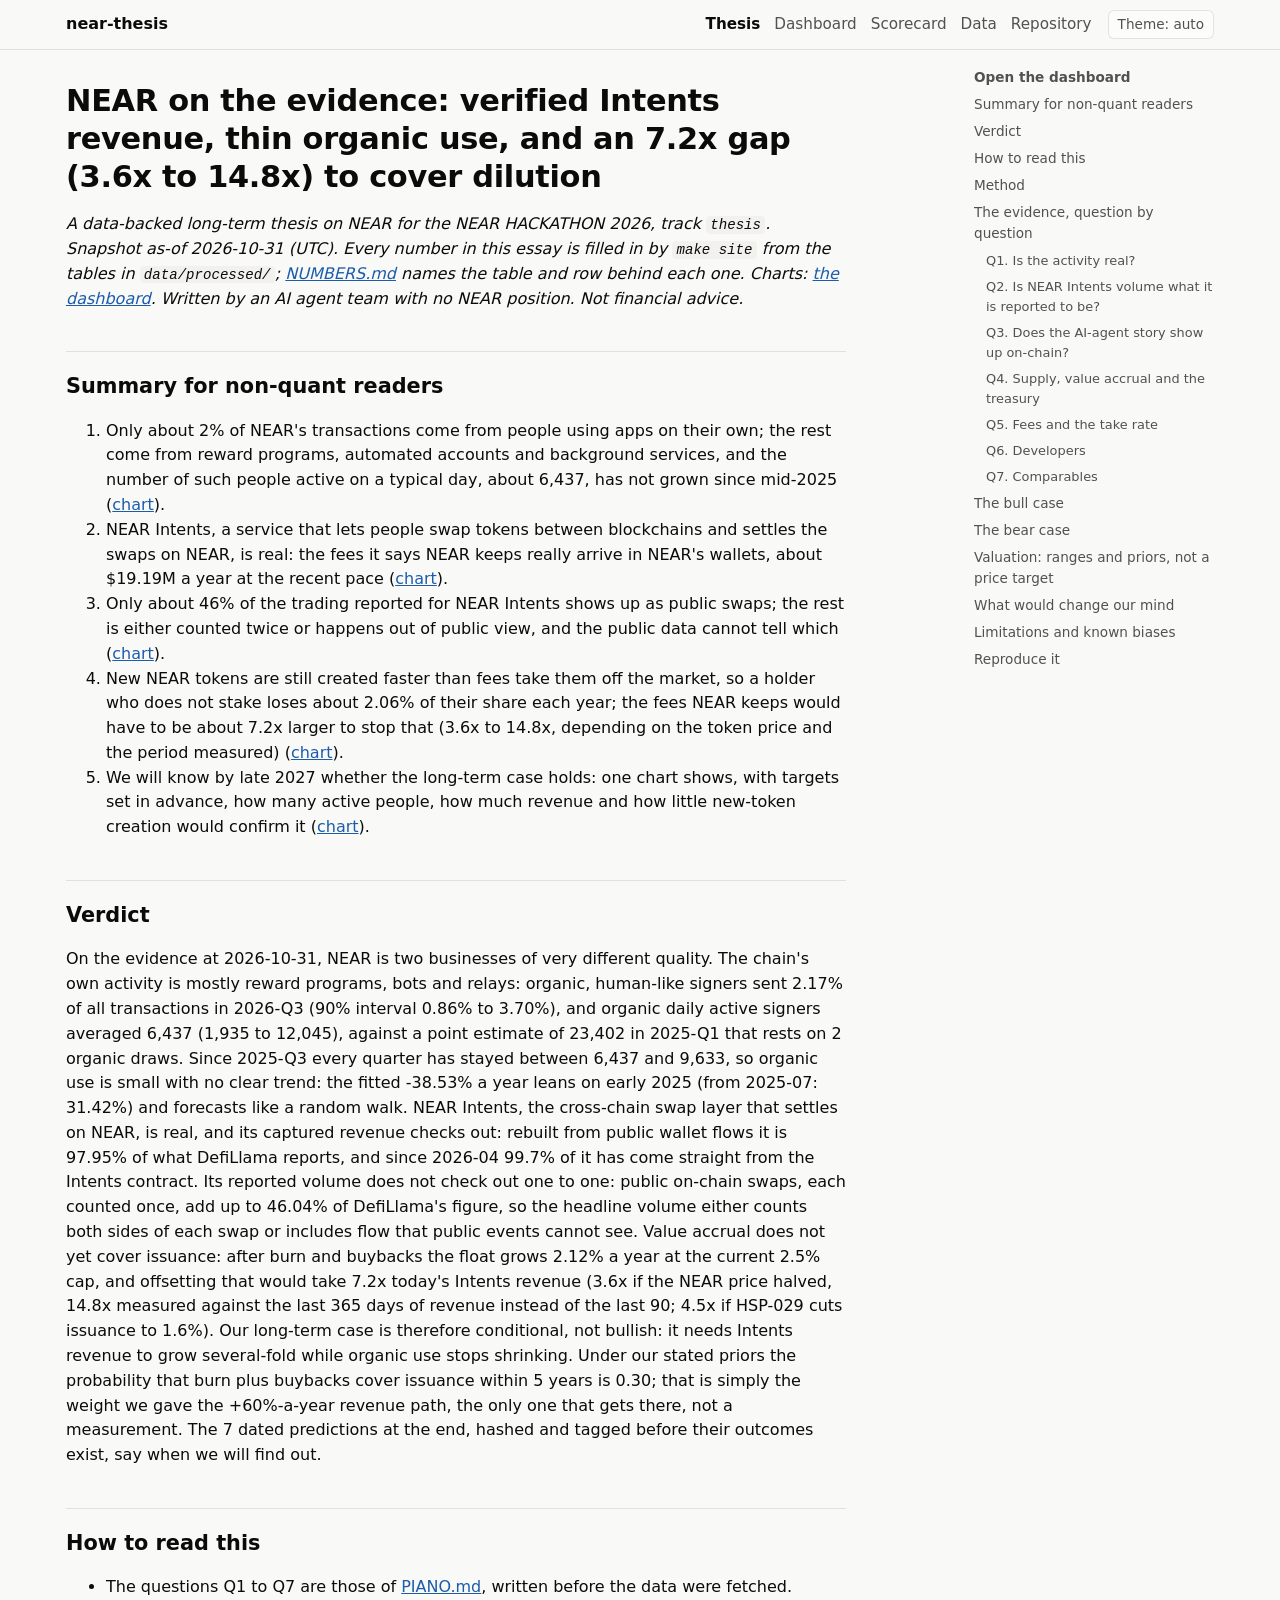
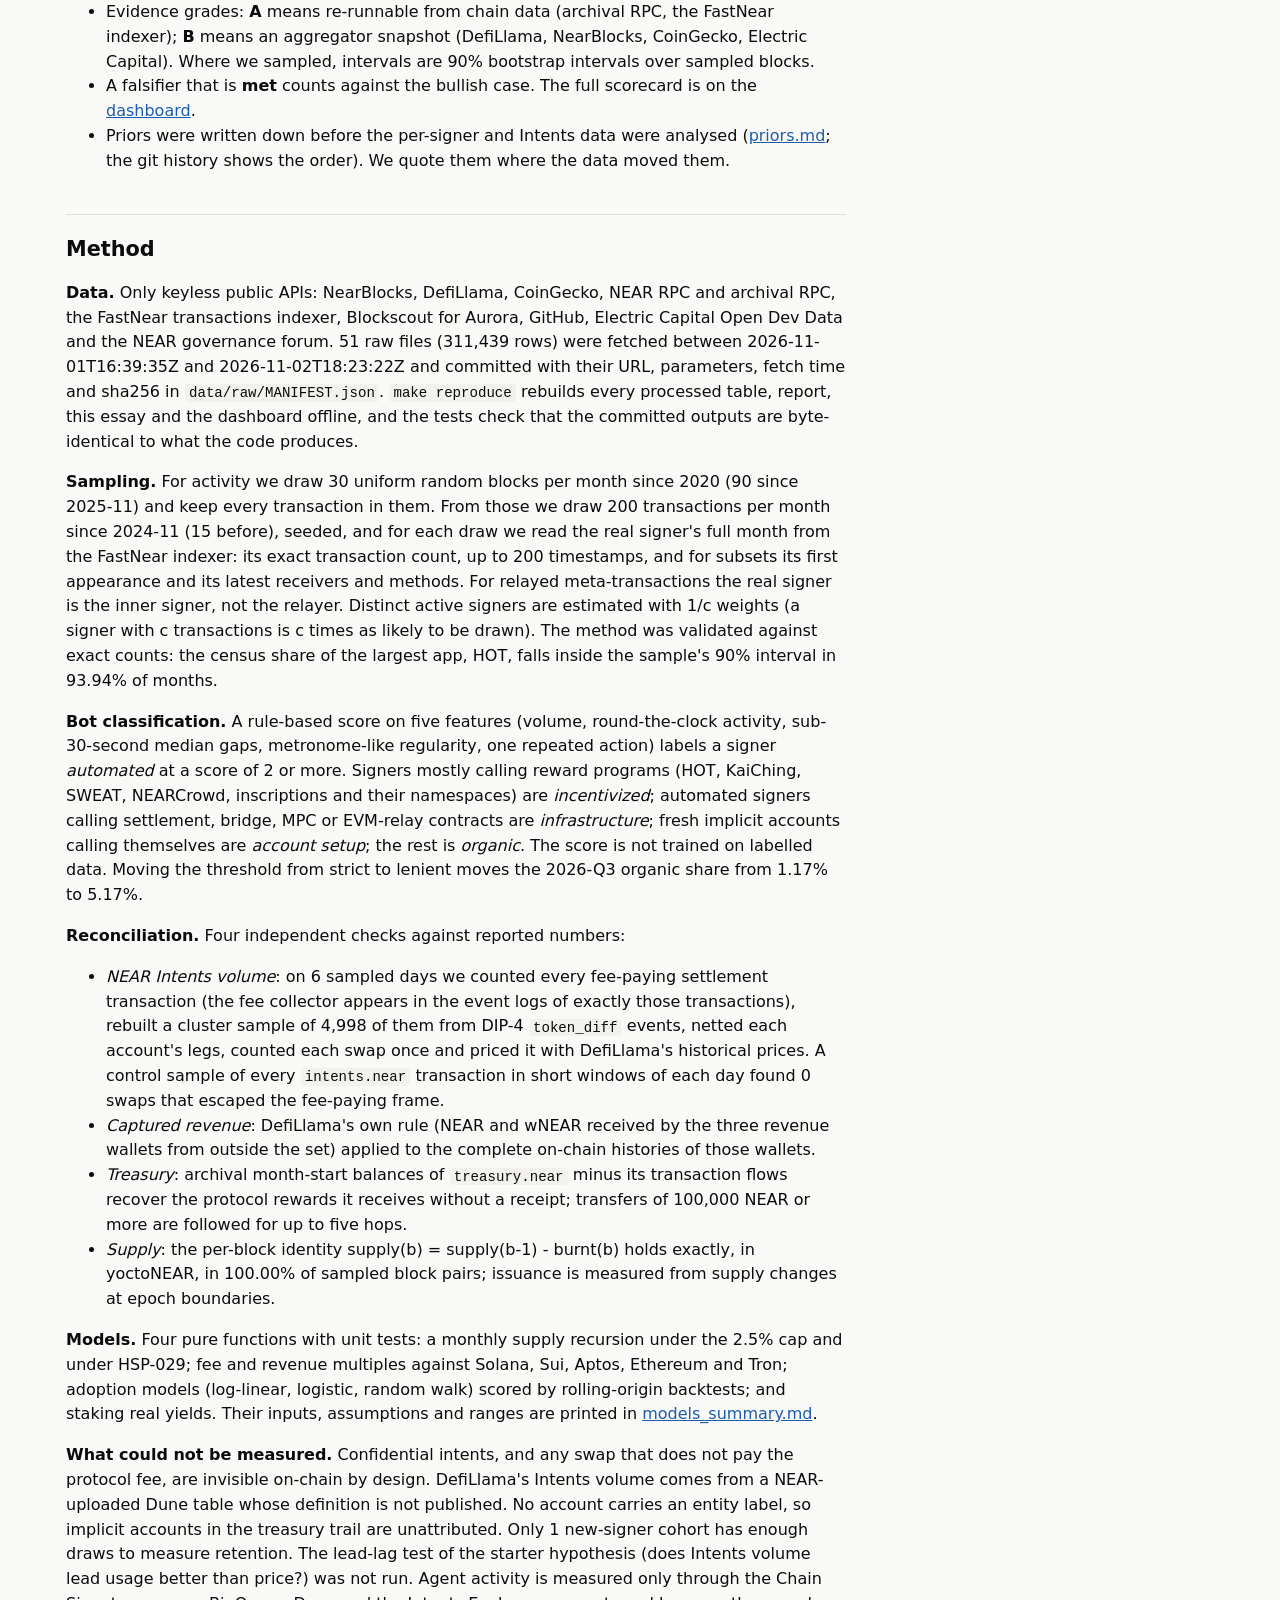
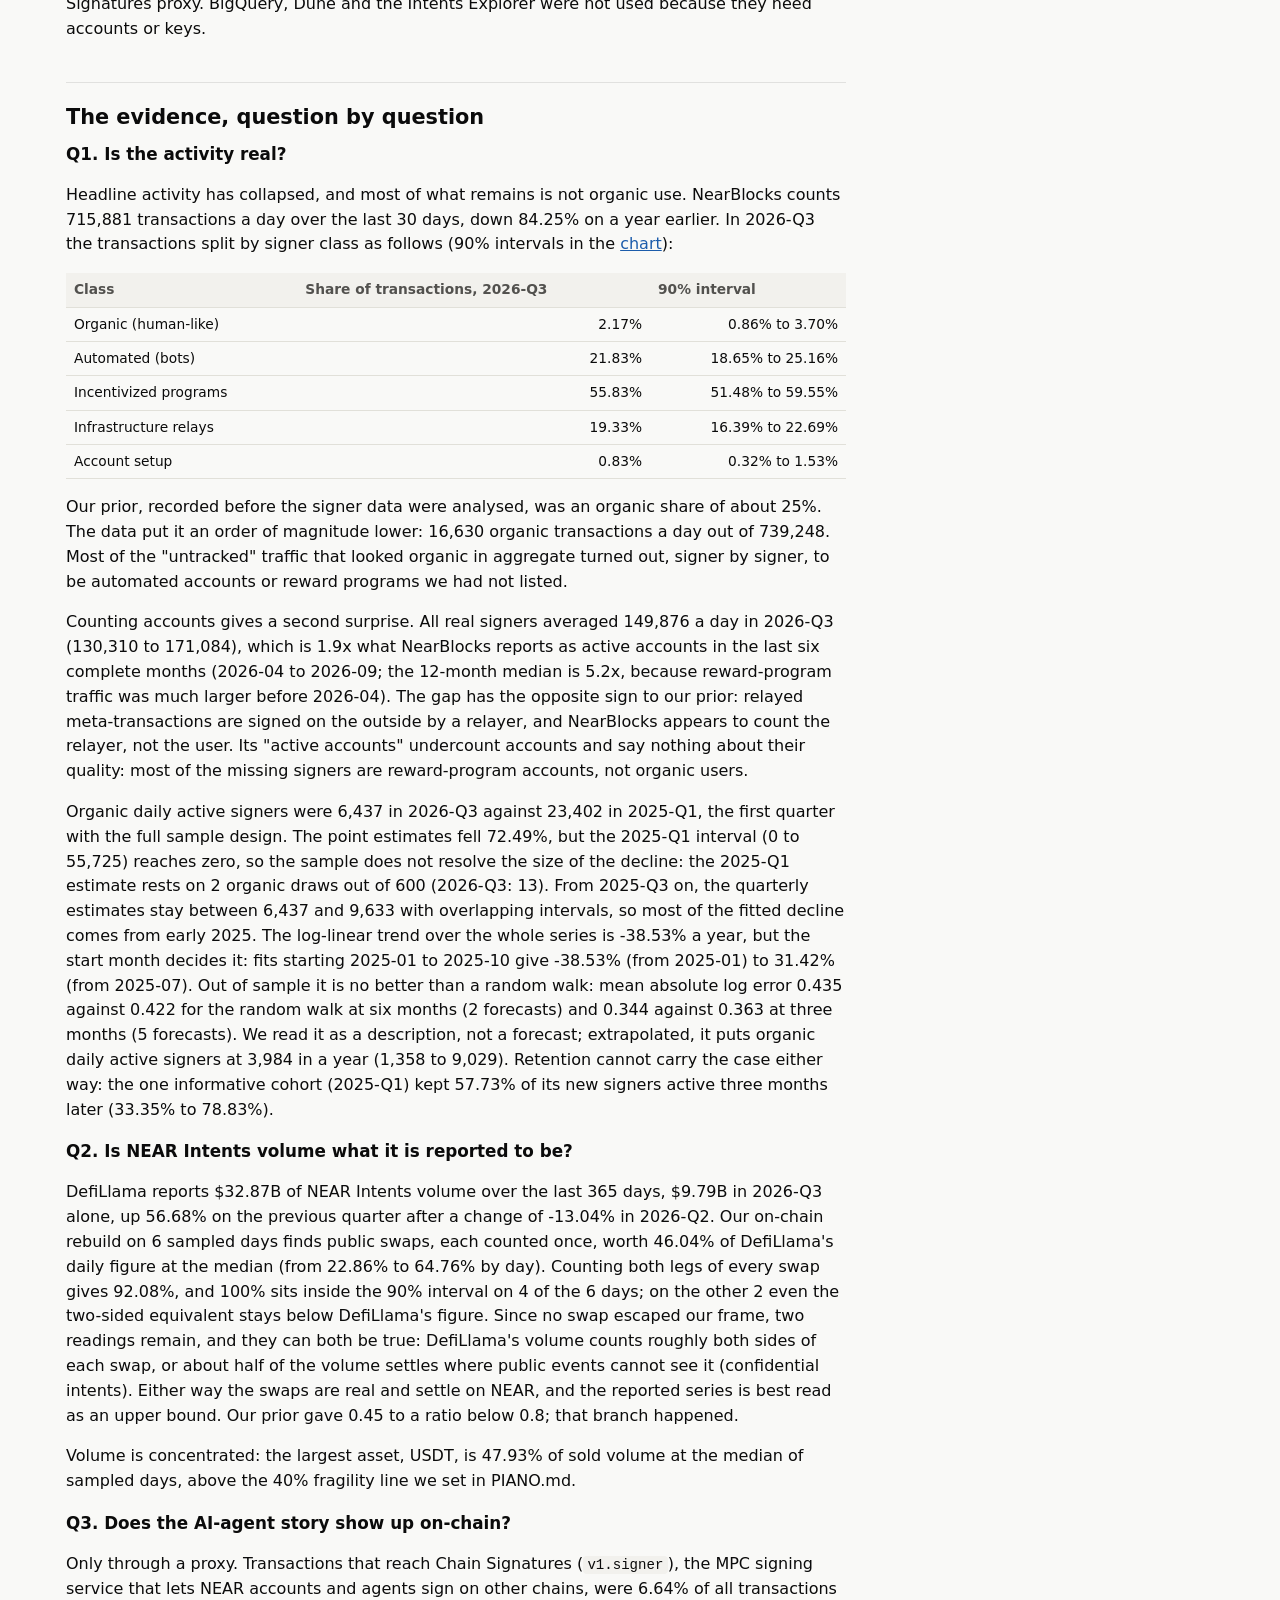
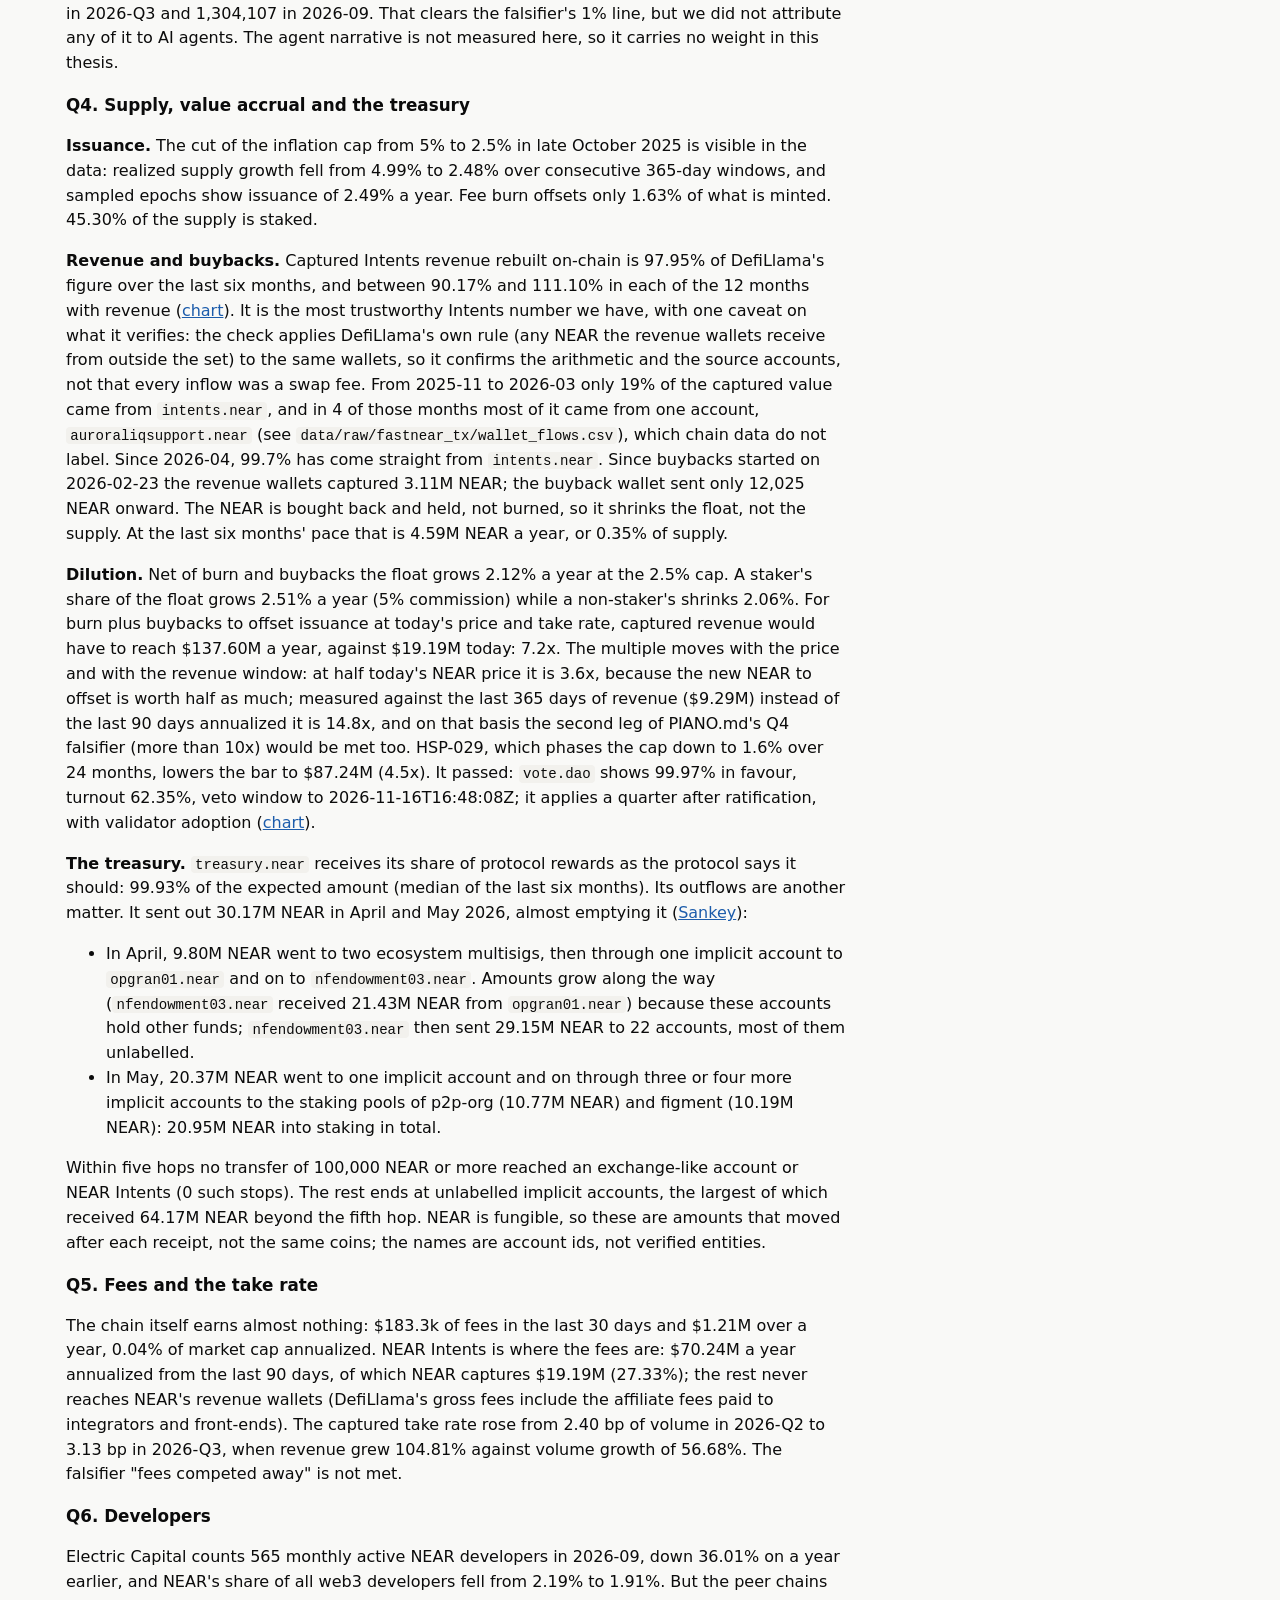
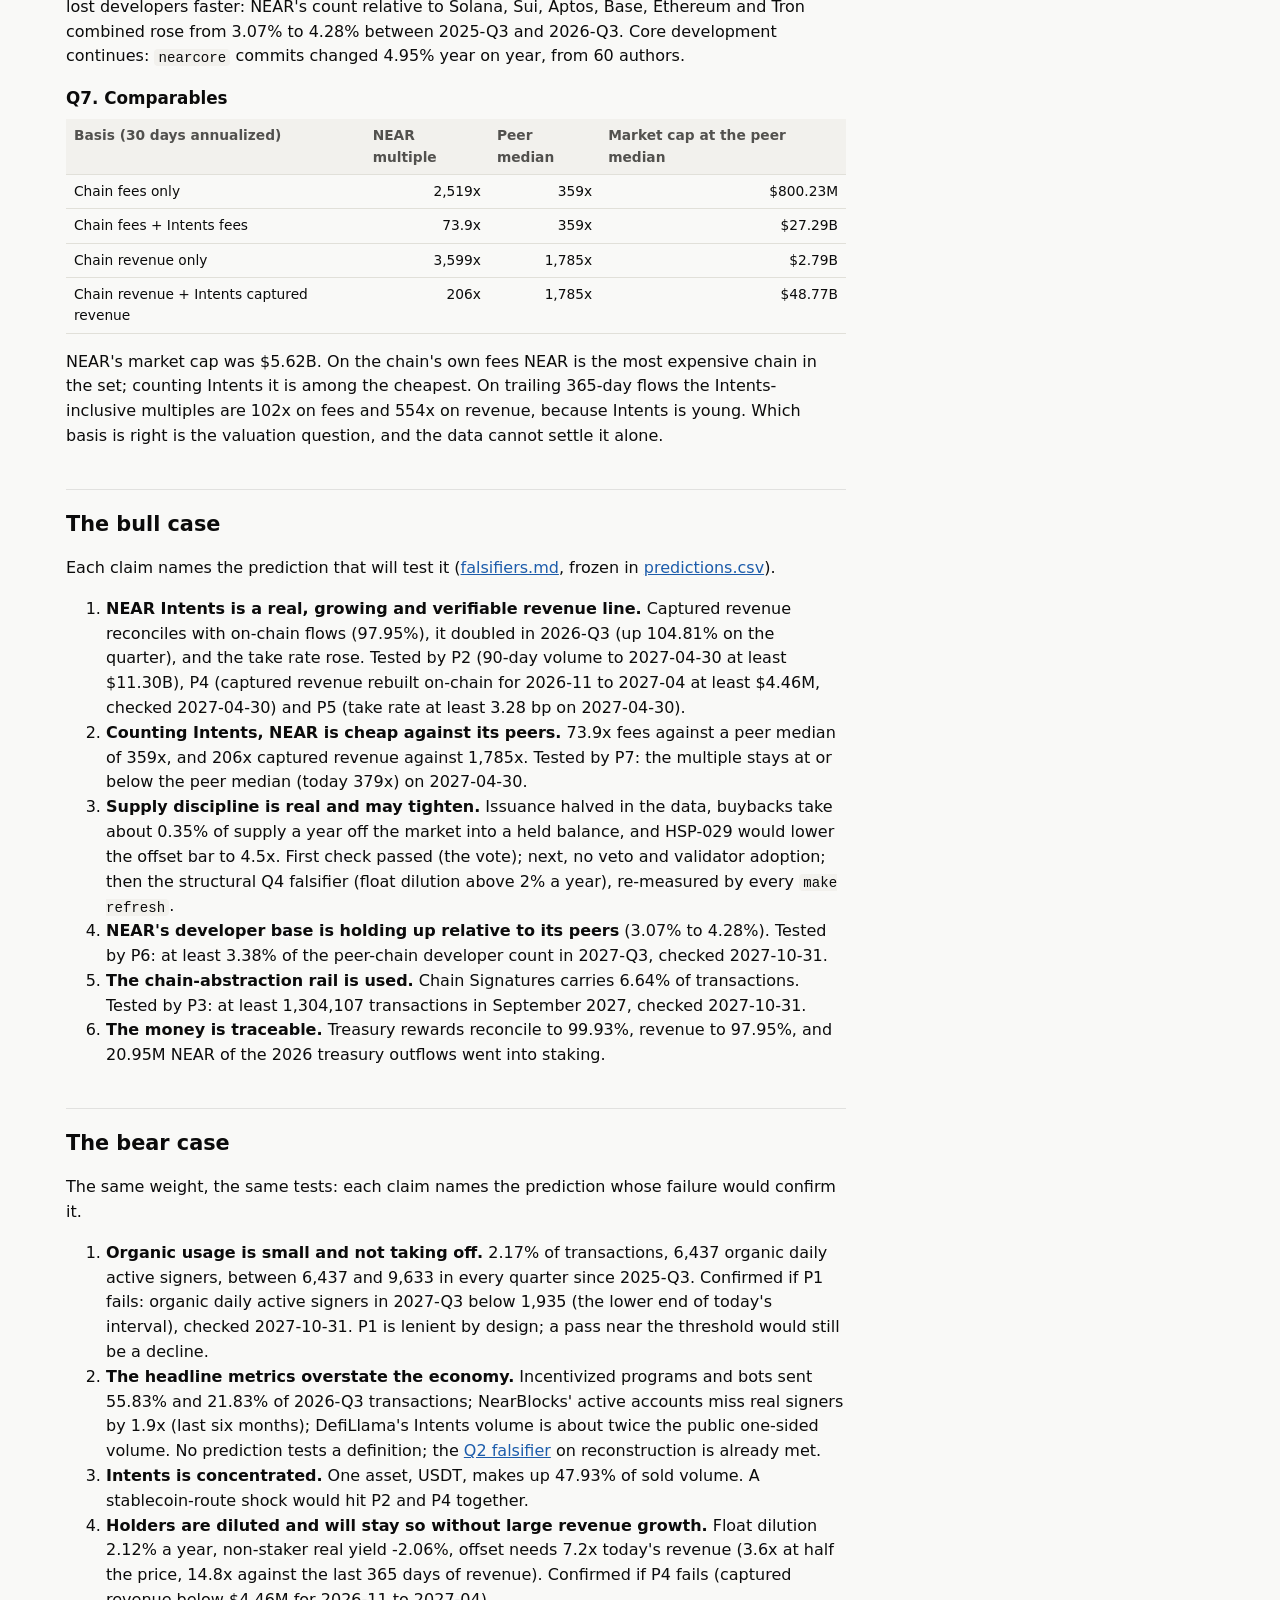
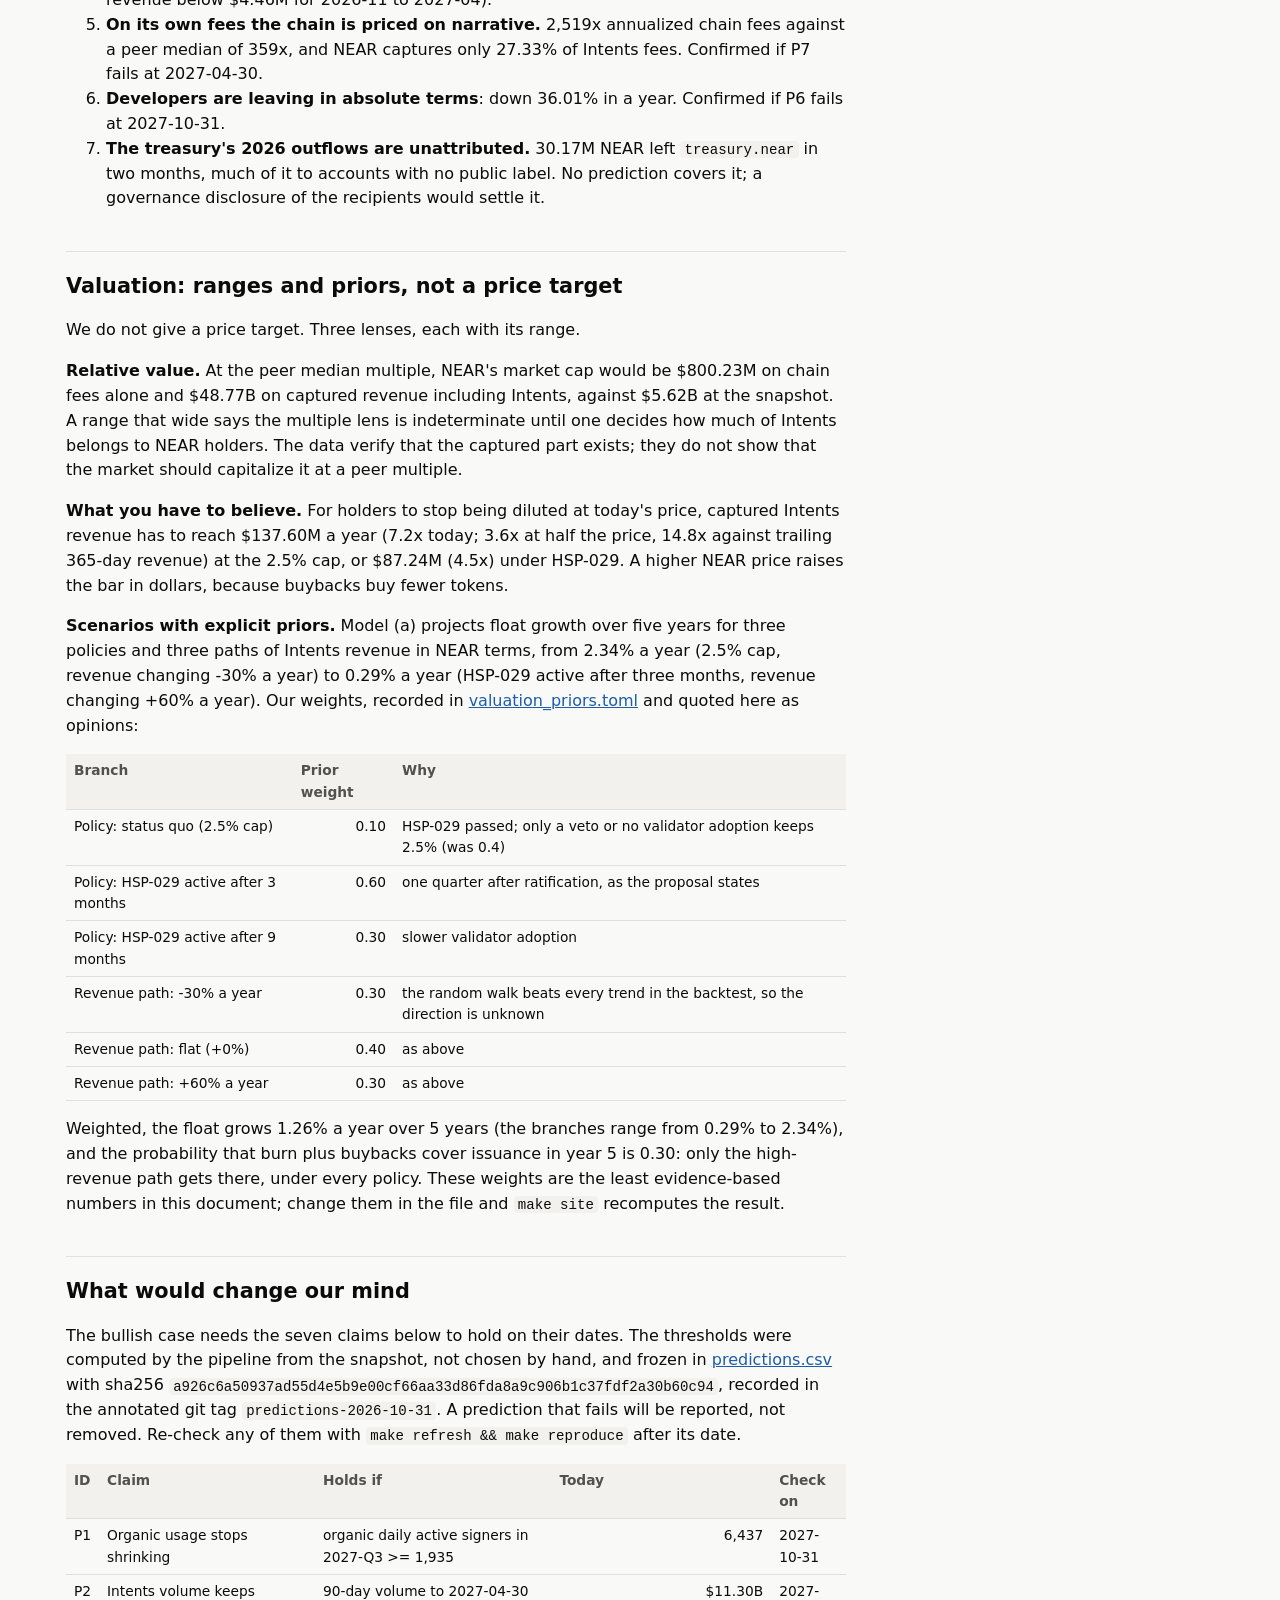
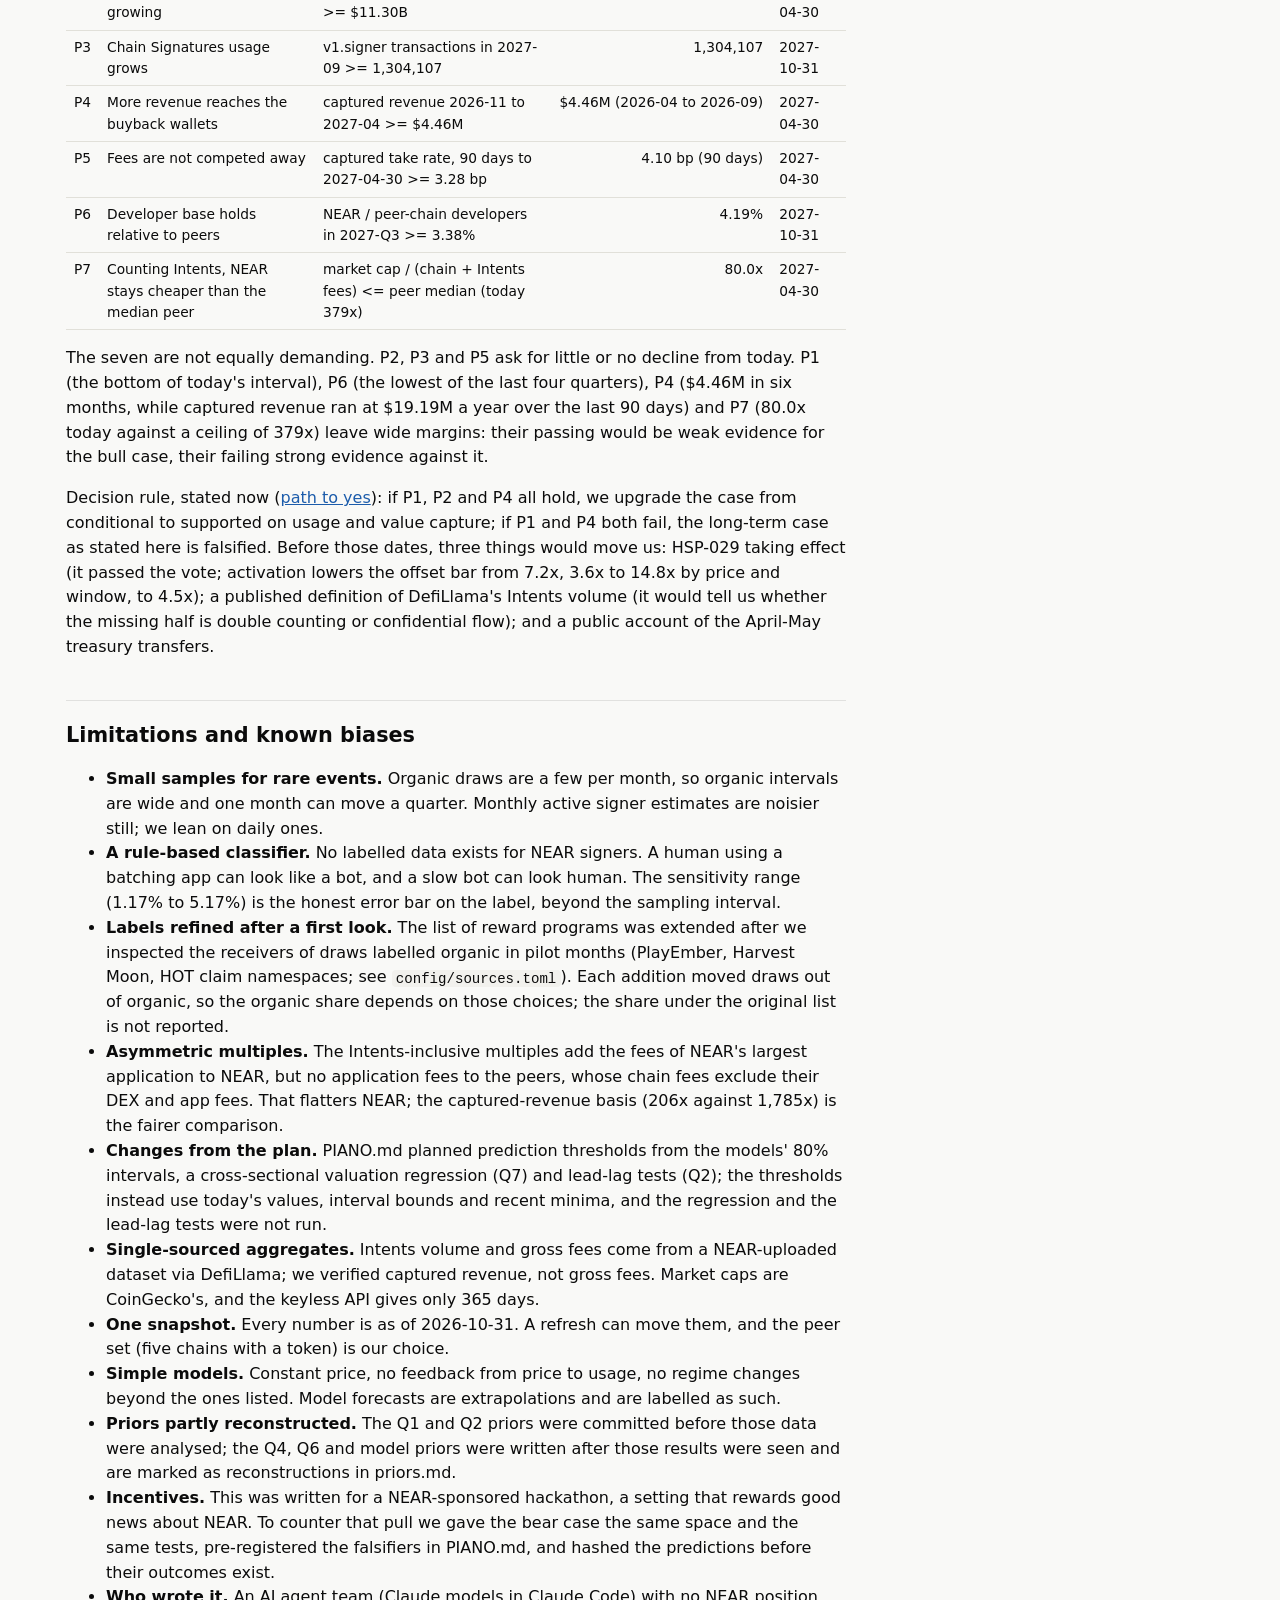
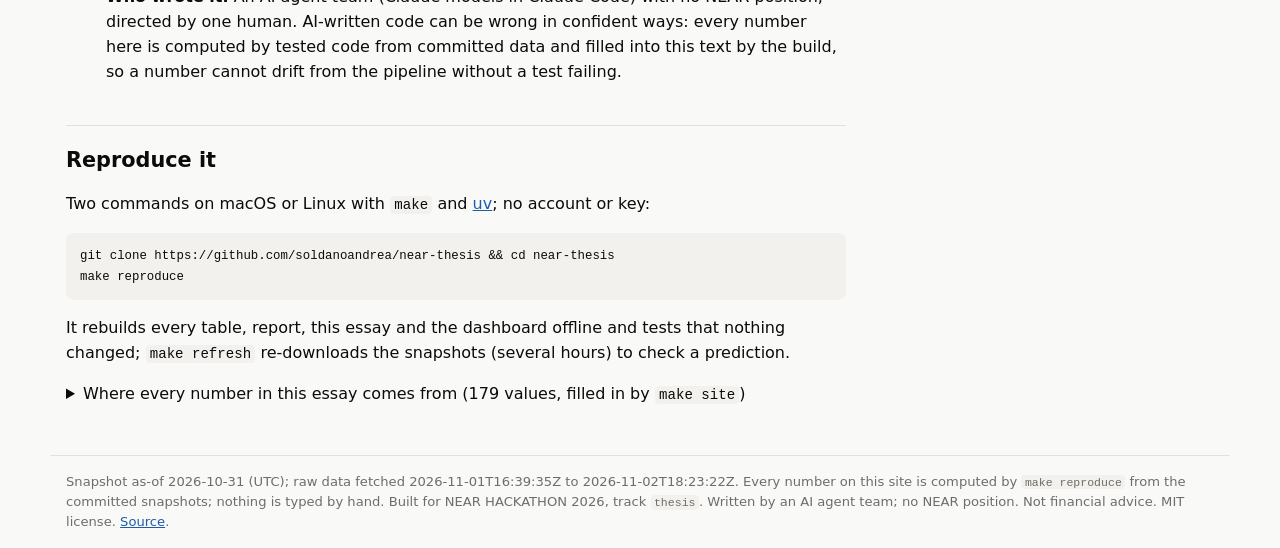
<file: site/index.html>
<!doctype html>
<html lang="en">
<head>
<meta charset="utf-8">
<meta name="viewport" content="width=device-width, initial-scale=1">
<title>NEAR on the evidence</title>
<meta name="description" content="A data-backed, re-runnable long-term thesis on NEAR: what on-chain data says, with intervals, priors and dated falsifiers.">
<link rel="stylesheet" href="assets/style.css">
<script>try{var t=localStorage.getItem("nt-theme");if(t)document.documentElement.setAttribute("data-theme",t)}catch(e){}</script>
<script src="assets/app.js"></script>
</head>
<body>
<header class="site-header"><div class="inner"><a class="brand" href="index.html">near-thesis</a><nav><a href="index.html" aria-current="page">Thesis</a><a href="dashboard.html">Dashboard</a><a href="dashboard.html#scorecard">Scorecard</a><a href="dashboard.html#provenance">Data</a><a href="https://github.com/soldanoandrea/near-thesis">Repository</a></nav><button class="theme-toggle" id="theme-toggle" type="button">Theme: auto</button></div></header>
<main>
<div class="doc"><article><h1 id="near-on-the-evidence-verified-intents-revenue-thin-organic-use-and-an-72x-gap-36x-to-148x-to-cover-dilution">NEAR on the evidence: verified Intents revenue, thin organic use, and an 7.2x gap (3.6x to 14.8x) to cover dilution</h1>
<p><em>A data-backed long-term thesis on NEAR for the NEAR HACKATHON 2026, track <code>thesis</code>. Snapshot as-of 2026-10-31 (UTC). Every number in this essay is filled in by <code>make site</code> from the tables in <code>data/processed/</code>; <a href="https://github.com/soldanoandrea/near-thesis/blob/main/thesis/NUMBERS.md">NUMBERS.md</a> names the table and row behind each one. Charts: <a href="dashboard.html">the dashboard</a>. Written by an AI agent team with no NEAR position. Not financial advice.</em></p>
<h2 id="summary-for-non-quant-readers">Summary for non-quant readers</h2>
<ol><li>Only about 2% of NEAR's transactions come from people using apps on their own; the rest come from reward programs, automated accounts and background services, and the number of such people active on a typical day, about 6,437, has not grown since mid-2025 (<a href="dashboard.html#card-signers">chart</a>).</li><li>NEAR Intents, a service that lets people swap tokens between blockchains and settles the swaps on NEAR, is real: the fees it says NEAR keeps really arrive in NEAR's wallets, about $19.19M a year at the recent pace (<a href="dashboard.html#card-revenue">chart</a>).</li><li>Only about 46% of the trading reported for NEAR Intents shows up as public swaps; the rest is either counted twice or happens out of public view, and the public data cannot tell which (<a href="dashboard.html#card-intents">chart</a>).</li><li>New NEAR tokens are still created faster than fees take them off the market, so a holder who does not stake loses about 2.06% of their share each year; the fees NEAR keeps would have to be about 7.2x larger to stop that (3.6x to 14.8x, depending on the token price and the period measured) (<a href="dashboard.html#card-supply">chart</a>).</li><li>We will know by late 2027 whether the long-term case holds: one chart shows, with targets set in advance, how many active people, how much revenue and how little new-token creation would confirm it (<a href="dashboard.html#card-pathtoyes">chart</a>).</li></ol>
<h2 id="verdict">Verdict</h2>
<p>On the evidence at 2026-10-31, NEAR is two businesses of very different quality. The chain's own activity is mostly reward programs, bots and relays: organic, human-like signers sent 2.17% of all transactions in 2026-Q3 (90% interval 0.86% to 3.70%), and organic daily active signers averaged 6,437 (1,935 to 12,045), against a point estimate of 23,402 in 2025-Q1 that rests on 2 organic draws. Since 2025-Q3 every quarter has stayed between 6,437 and 9,633, so organic use is small with no clear trend: the fitted -38.53% a year leans on early 2025 (from 2025-07: 31.42%) and forecasts like a random walk. NEAR Intents, the cross-chain swap layer that settles on NEAR, is real, and its captured revenue checks out: rebuilt from public wallet flows it is 97.95% of what DefiLlama reports, and since 2026-04 99.7% of it has come straight from the Intents contract. Its reported volume does not check out one to one: public on-chain swaps, each counted once, add up to 46.04% of DefiLlama's figure, so the headline volume either counts both sides of each swap or includes flow that public events cannot see. Value accrual does not yet cover issuance: after burn and buybacks the float grows 2.12% a year at the current 2.5% cap, and offsetting that would take 7.2x today's Intents revenue (3.6x if the NEAR price halved, 14.8x measured against the last 365 days of revenue instead of the last 90; 4.5x if HSP-029 cuts issuance to 1.6%). Our long-term case is therefore conditional, not bullish: it needs Intents revenue to grow several-fold while organic use stops shrinking. Under our stated priors the probability that burn plus buybacks cover issuance within 5 years is 0.30; that is simply the weight we gave the +60%-a-year revenue path, the only one that gets there, not a measurement. The 7 dated predictions at the end, hashed and tagged before their outcomes exist, say when we will find out.</p>
<h2 id="how-to-read-this">How to read this</h2>
<ul><li>The questions Q1 to Q7 are those of <a href="https://github.com/soldanoandrea/near-thesis/blob/main/PIANO.md">PIANO.md</a>, written before the data were fetched.</li><li>Evidence grades: <strong>A</strong> means re-runnable from chain data (archival RPC, the FastNear indexer); <strong>B</strong> means an aggregator snapshot (DefiLlama, NearBlocks, CoinGecko, Electric Capital). Where we sampled, intervals are 90% bootstrap intervals over sampled blocks.</li><li>A falsifier that is <strong>met</strong> counts against the bullish case. The full scorecard is on the <a href="dashboard.html#scorecard">dashboard</a>.</li><li>Priors were written down before the per-signer and Intents data were analysed (<a href="https://github.com/soldanoandrea/near-thesis/blob/main/thesis/priors.md">priors.md</a>; the git history shows the order). We quote them where the data moved them.</li></ul>
<h2 id="method">Method</h2>
<p><strong>Data.</strong> Only keyless public APIs: NearBlocks, DefiLlama, CoinGecko, NEAR RPC and archival RPC, the FastNear transactions indexer, Blockscout for Aurora, GitHub, Electric Capital Open Dev Data and the NEAR governance forum. 51 raw files (311,439 rows) were fetched between 2026-11-01T16:39:35Z and 2026-11-02T18:23:22Z and committed with their URL, parameters, fetch time and sha256 in <code>data/raw/MANIFEST.json</code>. <code>make reproduce</code> rebuilds every processed table, report, this essay and the dashboard offline, and the tests check that the committed outputs are byte-identical to what the code produces.</p>
<p><strong>Sampling.</strong> For activity we draw 30 uniform random blocks per month since 2020 (90 since 2025-11) and keep every transaction in them. From those we draw 200 transactions per month since 2024-11 (15 before), seeded, and for each draw we read the real signer's full month from the FastNear indexer: its exact transaction count, up to 200 timestamps, and for subsets its first appearance and its latest receivers and methods. For relayed meta-transactions the real signer is the inner signer, not the relayer. Distinct active signers are estimated with 1/c weights (a signer with c transactions is c times as likely to be drawn). The method was validated against exact counts: the census share of the largest app, HOT, falls inside the sample's 90% interval in 93.94% of months.</p>
<p><strong>Bot classification.</strong> A rule-based score on five features (volume, round-the-clock activity, sub-30-second median gaps, metronome-like regularity, one repeated action) labels a signer <em>automated</em> at a score of 2 or more. Signers mostly calling reward programs (HOT, KaiChing, SWEAT, NEARCrowd, inscriptions and their namespaces) are <em>incentivized</em>; automated signers calling settlement, bridge, MPC or EVM-relay contracts are <em>infrastructure</em>; fresh implicit accounts calling themselves are <em>account setup</em>; the rest is <em>organic</em>. The score is not trained on labelled data. Moving the threshold from strict to lenient moves the 2026-Q3 organic share from 1.17% to 5.17%.</p>
<p><strong>Reconciliation.</strong> Four independent checks against reported numbers:</p>
<ul><li><em>NEAR Intents volume</em>: on 6 sampled days we counted every fee-paying settlement transaction (the fee collector appears in the event logs of exactly those transactions), rebuilt a cluster sample of 4,998 of them from DIP-4 <code>token_diff</code> events, netted each account's legs, counted each swap once and priced it with DefiLlama's historical prices. A control sample of every <code>intents.near</code> transaction in short windows of each day found 0 swaps that escaped the fee-paying frame.</li><li><em>Captured revenue</em>: DefiLlama's own rule (NEAR and wNEAR received by the three revenue wallets from outside the set) applied to the complete on-chain histories of those wallets.</li><li><em>Treasury</em>: archival month-start balances of <code>treasury.near</code> minus its transaction flows recover the protocol rewards it receives without a receipt; transfers of 100,000 NEAR or more are followed for up to five hops.</li><li><em>Supply</em>: the per-block identity supply(b) = supply(b-1) - burnt(b) holds exactly, in yoctoNEAR, in 100.00% of sampled block pairs; issuance is measured from supply changes at epoch boundaries.</li></ul>
<p><strong>Models.</strong> Four pure functions with unit tests: a monthly supply recursion under the 2.5% cap and under HSP-029; fee and revenue multiples against Solana, Sui, Aptos, Ethereum and Tron; adoption models (log-linear, logistic, random walk) scored by rolling-origin backtests; and staking real yields. Their inputs, assumptions and ranges are printed in <a href="https://github.com/soldanoandrea/near-thesis/blob/main/reports/models_summary.md">models_summary.md</a>.</p>
<p><strong>What could not be measured.</strong> Confidential intents, and any swap that does not pay the protocol fee, are invisible on-chain by design. DefiLlama's Intents volume comes from a NEAR-uploaded Dune table whose definition is not published. No account carries an entity label, so implicit accounts in the treasury trail are unattributed. Only 1 new-signer cohort has enough draws to measure retention. The lead-lag test of the starter hypothesis (does Intents volume lead usage better than price?) was not run. Agent activity is measured only through the Chain Signatures proxy. BigQuery, Dune and the Intents Explorer were not used because they need accounts or keys.</p>
<h2 id="the-evidence-question-by-question">The evidence, question by question</h2>
<h3 id="q1-is-the-activity-real">Q1. Is the activity real?</h3>
<p>Headline activity has collapsed, and most of what remains is not organic use. NearBlocks counts 715,881 transactions a day over the last 30 days, down 84.25% on a year earlier. In 2026-Q3 the transactions split by signer class as follows (90% intervals in the <a href="dashboard.html#card-classes">chart</a>):</p>
<div class="table-wrap"><table><thead><tr><th>Class</th><th>Share of transactions, 2026-Q3</th><th>90% interval</th></tr></thead><tbody><tr><td>Organic (human-like)</td><td class=num>2.17%</td><td class=num>0.86% to 3.70%</td></tr><tr><td>Automated (bots)</td><td class=num>21.83%</td><td class=num>18.65% to 25.16%</td></tr><tr><td>Incentivized programs</td><td class=num>55.83%</td><td class=num>51.48% to 59.55%</td></tr><tr><td>Infrastructure relays</td><td class=num>19.33%</td><td class=num>16.39% to 22.69%</td></tr><tr><td>Account setup</td><td class=num>0.83%</td><td class=num>0.32% to 1.53%</td></tr></tbody></table></div>
<p>Our prior, recorded before the signer data were analysed, was an organic share of about 25%. The data put it an order of magnitude lower: 16,630 organic transactions a day out of 739,248. Most of the "untracked" traffic that looked organic in aggregate turned out, signer by signer, to be automated accounts or reward programs we had not listed.</p>
<p>Counting accounts gives a second surprise. All real signers averaged 149,876 a day in 2026-Q3 (130,310 to 171,084), which is 1.9x what NearBlocks reports as active accounts in the last six complete months (2026-04 to 2026-09; the 12-month median is 5.2x, because reward-program traffic was much larger before 2026-04). The gap has the opposite sign to our prior: relayed meta-transactions are signed on the outside by a relayer, and NearBlocks appears to count the relayer, not the user. Its "active accounts" undercount accounts and say nothing about their quality: most of the missing signers are reward-program accounts, not organic users.</p>
<p>Organic daily active signers were 6,437 in 2026-Q3 against 23,402 in 2025-Q1, the first quarter with the full sample design. The point estimates fell 72.49%, but the 2025-Q1 interval (0 to 55,725) reaches zero, so the sample does not resolve the size of the decline: the 2025-Q1 estimate rests on 2 organic draws out of 600 (2026-Q3: 13). From 2025-Q3 on, the quarterly estimates stay between 6,437 and 9,633 with overlapping intervals, so most of the fitted decline comes from early 2025. The log-linear trend over the whole series is -38.53% a year, but the start month decides it: fits starting 2025-01 to 2025-10 give -38.53% (from 2025-01) to 31.42% (from 2025-07). Out of sample it is no better than a random walk: mean absolute log error 0.435 against 0.422 for the random walk at six months (2 forecasts) and 0.344 against 0.363 at three months (5 forecasts). We read it as a description, not a forecast; extrapolated, it puts organic daily active signers at 3,984 in a year (1,358 to 9,029). Retention cannot carry the case either way: the one informative cohort (2025-Q1) kept 57.73% of its new signers active three months later (33.35% to 78.83%).</p>
<h3 id="q2-is-near-intents-volume-what-it-is-reported-to-be">Q2. Is NEAR Intents volume what it is reported to be?</h3>
<p>DefiLlama reports $32.87B of NEAR Intents volume over the last 365 days, $9.79B in 2026-Q3 alone, up 56.68% on the previous quarter after a change of -13.04% in 2026-Q2. Our on-chain rebuild on 6 sampled days finds public swaps, each counted once, worth 46.04% of DefiLlama's daily figure at the median (from 22.86% to 64.76% by day). Counting both legs of every swap gives 92.08%, and 100% sits inside the 90% interval on 4 of the 6 days; on the other 2 even the two-sided equivalent stays below DefiLlama's figure. Since no swap escaped our frame, two readings remain, and they can both be true: DefiLlama's volume counts roughly both sides of each swap, or about half of the volume settles where public events cannot see it (confidential intents). Either way the swaps are real and settle on NEAR, and the reported series is best read as an upper bound. Our prior gave 0.45 to a ratio below 0.8; that branch happened.</p>
<p>Volume is concentrated: the largest asset, USDT, is 47.93% of sold volume at the median of sampled days, above the 40% fragility line we set in PIANO.md.</p>
<h3 id="q3-does-the-ai-agent-story-show-up-on-chain">Q3. Does the AI-agent story show up on-chain?</h3>
<p>Only through a proxy. Transactions that reach Chain Signatures (<code>v1.signer</code>), the MPC signing service that lets NEAR accounts and agents sign on other chains, were 6.64% of all transactions in 2026-Q3 and 1,304,107 in 2026-09. That clears the falsifier's 1% line, but we did not attribute any of it to AI agents. The agent narrative is not measured here, so it carries no weight in this thesis.</p>
<h3 id="q4-supply-value-accrual-and-the-treasury">Q4. Supply, value accrual and the treasury</h3>
<p><strong>Issuance.</strong> The cut of the inflation cap from 5% to 2.5% in late October 2025 is visible in the data: realized supply growth fell from 4.99% to 2.48% over consecutive 365-day windows, and sampled epochs show issuance of 2.49% a year. Fee burn offsets only 1.63% of what is minted. 45.30% of the supply is staked.</p>
<p><strong>Revenue and buybacks.</strong> Captured Intents revenue rebuilt on-chain is 97.95% of DefiLlama's figure over the last six months, and between 90.17% and 111.10% in each of the 12 months with revenue (<a href="dashboard.html#card-revenue">chart</a>). It is the most trustworthy Intents number we have, with one caveat on what it verifies: the check applies DefiLlama's own rule (any NEAR the revenue wallets receive from outside the set) to the same wallets, so it confirms the arithmetic and the source accounts, not that every inflow was a swap fee. From 2025-11 to 2026-03 only 19% of the captured value came from <code>intents.near</code>, and in 4 of those months most of it came from one account, <code>auroraliqsupport.near</code> (see <code>data/raw/fastnear_tx/wallet_flows.csv</code>), which chain data do not label. Since 2026-04, 99.7% has come straight from <code>intents.near</code>. Since buybacks started on 2026-02-23 the revenue wallets captured 3.11M NEAR; the buyback wallet sent only 12,025 NEAR onward. The NEAR is bought back and held, not burned, so it shrinks the float, not the supply. At the last six months' pace that is 4.59M NEAR a year, or 0.35% of supply.</p>
<p><strong>Dilution.</strong> Net of burn and buybacks the float grows 2.12% a year at the 2.5% cap. A staker's share of the float grows 2.51% a year (5% commission) while a non-staker's shrinks 2.06%. For burn plus buybacks to offset issuance at today's price and take rate, captured revenue would have to reach $137.60M a year, against $19.19M today: 7.2x. The multiple moves with the price and with the revenue window: at half today's NEAR price it is 3.6x, because the new NEAR to offset is worth half as much; measured against the last 365 days of revenue ($9.29M) instead of the last 90 days annualized it is 14.8x, and on that basis the second leg of PIANO.md's Q4 falsifier (more than 10x) would be met too. HSP-029, which phases the cap down to 1.6% over 24 months, lowers the bar to $87.24M (4.5x). It passed: <code>vote.dao</code> shows 99.97% in favour, turnout 62.35%, veto window to 2026-11-16T16:48:08Z; it applies a quarter after ratification, with validator adoption (<a href="dashboard.html#card-supply">chart</a>).</p>
<p><strong>The treasury.</strong> <code>treasury.near</code> receives its share of protocol rewards as the protocol says it should: 99.93% of the expected amount (median of the last six months). Its outflows are another matter. It sent out 30.17M NEAR in April and May 2026, almost emptying it (<a href="dashboard.html#card-treasury">Sankey</a>):</p>
<ul><li>In April, 9.80M NEAR went to two ecosystem multisigs, then through one implicit account to <code>opgran01.near</code> and on to <code>nfendowment03.near</code>. Amounts grow along the way (<code>nfendowment03.near</code> received 21.43M NEAR from <code>opgran01.near</code>) because these accounts hold other funds; <code>nfendowment03.near</code> then sent 29.15M NEAR to 22 accounts, most of them unlabelled.</li><li>In May, 20.37M NEAR went to one implicit account and on through three or four more implicit accounts to the staking pools of p2p-org (10.77M NEAR) and figment (10.19M NEAR): 20.95M NEAR into staking in total.</li></ul>
<p>Within five hops no transfer of 100,000 NEAR or more reached an exchange-like account or NEAR Intents (0 such stops). The rest ends at unlabelled implicit accounts, the largest of which received 64.17M NEAR beyond the fifth hop. NEAR is fungible, so these are amounts that moved after each receipt, not the same coins; the names are account ids, not verified entities.</p>
<h3 id="q5-fees-and-the-take-rate">Q5. Fees and the take rate</h3>
<p>The chain itself earns almost nothing: $183.3k of fees in the last 30 days and $1.21M over a year, 0.04% of market cap annualized. NEAR Intents is where the fees are: $70.24M a year annualized from the last 90 days, of which NEAR captures $19.19M (27.33%); the rest never reaches NEAR's revenue wallets (DefiLlama's gross fees include the affiliate fees paid to integrators and front-ends). The captured take rate rose from 2.40 bp of volume in 2026-Q2 to 3.13 bp in 2026-Q3, when revenue grew 104.81% against volume growth of 56.68%. The falsifier "fees competed away" is not met.</p>
<h3 id="q6-developers">Q6. Developers</h3>
<p>Electric Capital counts 565 monthly active NEAR developers in 2026-09, down 36.01% on a year earlier, and NEAR's share of all web3 developers fell from 2.19% to 1.91%. But the peer chains lost developers faster: NEAR's count relative to Solana, Sui, Aptos, Base, Ethereum and Tron combined rose from 3.07% to 4.28% between 2025-Q3 and 2026-Q3. Core development continues: <code>nearcore</code> commits changed 4.95% year on year, from 60 authors.</p>
<h3 id="q7-comparables">Q7. Comparables</h3>
<div class="table-wrap"><table><thead><tr><th>Basis (30 days annualized)</th><th>NEAR multiple</th><th>Peer median</th><th>Market cap at the peer median</th></tr></thead><tbody><tr><td>Chain fees only</td><td class=num>2,519x</td><td class=num>359x</td><td class=num>$800.23M</td></tr><tr><td>Chain fees + Intents fees</td><td class=num>73.9x</td><td class=num>359x</td><td class=num>$27.29B</td></tr><tr><td>Chain revenue only</td><td class=num>3,599x</td><td class=num>1,785x</td><td class=num>$2.79B</td></tr><tr><td>Chain revenue + Intents captured revenue</td><td class=num>206x</td><td class=num>1,785x</td><td class=num>$48.77B</td></tr></tbody></table></div>
<p>NEAR's market cap was $5.62B. On the chain's own fees NEAR is the most expensive chain in the set; counting Intents it is among the cheapest. On trailing 365-day flows the Intents-inclusive multiples are 102x on fees and 554x on revenue, because Intents is young. Which basis is right is the valuation question, and the data cannot settle it alone.</p>
<h2 id="the-bull-case">The bull case</h2>
<p>Each claim names the prediction that will test it (<a href="https://github.com/soldanoandrea/near-thesis/blob/main/thesis/falsifiers.md">falsifiers.md</a>, frozen in <a href="https://github.com/soldanoandrea/near-thesis/blob/main/thesis/predictions.csv">predictions.csv</a>).</p>
<ol><li><strong>NEAR Intents is a real, growing and verifiable revenue line.</strong> Captured revenue reconciles with on-chain flows (97.95%), it doubled in 2026-Q3 (up 104.81% on the quarter), and the take rate rose. Tested by P2 (90-day volume to 2027-04-30 at least $11.30B), P4 (captured revenue rebuilt on-chain for 2026-11 to 2027-04 at least $4.46M, checked 2027-04-30) and P5 (take rate at least 3.28 bp on 2027-04-30).</li><li><strong>Counting Intents, NEAR is cheap against its peers.</strong> 73.9x fees against a peer median of 359x, and 206x captured revenue against 1,785x. Tested by P7: the multiple stays at or below the peer median (today 379x) on 2027-04-30.</li><li><strong>Supply discipline is real and may tighten.</strong> Issuance halved in the data, buybacks take about 0.35% of supply a year off the market into a held balance, and HSP-029 would lower the offset bar to 4.5x. First check passed (the vote); next, no veto and validator adoption; then the structural Q4 falsifier (float dilution above 2% a year), re-measured by every <code>make refresh</code>.</li><li><strong>NEAR's developer base is holding up relative to its peers</strong> (3.07% to 4.28%). Tested by P6: at least 3.38% of the peer-chain developer count in 2027-Q3, checked 2027-10-31.</li><li><strong>The chain-abstraction rail is used.</strong> Chain Signatures carries 6.64% of transactions. Tested by P3: at least 1,304,107 transactions in September 2027, checked 2027-10-31.</li><li><strong>The money is traceable.</strong> Treasury rewards reconcile to 99.93%, revenue to 97.95%, and 20.95M NEAR of the 2026 treasury outflows went into staking.</li></ol>
<h2 id="the-bear-case">The bear case</h2>
<p>The same weight, the same tests: each claim names the prediction whose failure would confirm it.</p>
<ol><li><strong>Organic usage is small and not taking off.</strong> 2.17% of transactions, 6,437 organic daily active signers, between 6,437 and 9,633 in every quarter since 2025-Q3. Confirmed if P1 fails: organic daily active signers in 2027-Q3 below 1,935 (the lower end of today's interval), checked 2027-10-31. P1 is lenient by design; a pass near the threshold would still be a decline.</li><li><strong>The headline metrics overstate the economy.</strong> Incentivized programs and bots sent 55.83% and 21.83% of 2026-Q3 transactions; NearBlocks' active accounts miss real signers by 1.9x (last six months); DefiLlama's Intents volume is about twice the public one-sided volume. No prediction tests a definition; the <a href="dashboard.html#scorecard">Q2 falsifier</a> on reconstruction is already met.</li><li><strong>Intents is concentrated.</strong> One asset, USDT, makes up 47.93% of sold volume. A stablecoin-route shock would hit P2 and P4 together.</li><li><strong>Holders are diluted and will stay so without large revenue growth.</strong> Float dilution 2.12% a year, non-staker real yield -2.06%, offset needs 7.2x today's revenue (3.6x at half the price, 14.8x against the last 365 days of revenue). Confirmed if P4 fails (captured revenue below $4.46M for 2026-11 to 2027-04).</li><li><strong>On its own fees the chain is priced on narrative.</strong> 2,519x annualized chain fees against a peer median of 359x, and NEAR captures only 27.33% of Intents fees. Confirmed if P7 fails at 2027-04-30.</li><li><strong>Developers are leaving in absolute terms</strong>: down 36.01% in a year. Confirmed if P6 fails at 2027-10-31.</li><li><strong>The treasury's 2026 outflows are unattributed.</strong> 30.17M NEAR left <code>treasury.near</code> in two months, much of it to accounts with no public label. No prediction covers it; a governance disclosure of the recipients would settle it.</li></ol>
<h2 id="valuation-ranges-and-priors-not-a-price-target">Valuation: ranges and priors, not a price target</h2>
<p>We do not give a price target. Three lenses, each with its range.</p>
<p><strong>Relative value.</strong> At the peer median multiple, NEAR's market cap would be $800.23M on chain fees alone and $48.77B on captured revenue including Intents, against $5.62B at the snapshot. A range that wide says the multiple lens is indeterminate until one decides how much of Intents belongs to NEAR holders. The data verify that the captured part exists; they do not show that the market should capitalize it at a peer multiple.</p>
<p><strong>What you have to believe.</strong> For holders to stop being diluted at today's price, captured Intents revenue has to reach $137.60M a year (7.2x today; 3.6x at half the price, 14.8x against trailing 365-day revenue) at the 2.5% cap, or $87.24M (4.5x) under HSP-029. A higher NEAR price raises the bar in dollars, because buybacks buy fewer tokens.</p>
<p><strong>Scenarios with explicit priors.</strong> Model (a) projects float growth over five years for three policies and three paths of Intents revenue in NEAR terms, from 2.34% a year (2.5% cap, revenue changing -30% a year) to 0.29% a year (HSP-029 active after three months, revenue changing +60% a year). Our weights, recorded in <a href="https://github.com/soldanoandrea/near-thesis/blob/main/thesis/valuation_priors.toml">valuation_priors.toml</a> and quoted here as opinions:</p>
<div class="table-wrap"><table><thead><tr><th>Branch</th><th>Prior weight</th><th>Why</th></tr></thead><tbody><tr><td>Policy: status quo (2.5% cap)</td><td class=num>0.10</td><td>HSP-029 passed; only a veto or no validator adoption keeps 2.5% (was 0.4)</td></tr><tr><td>Policy: HSP-029 active after 3 months</td><td class=num>0.60</td><td>one quarter after ratification, as the proposal states</td></tr><tr><td>Policy: HSP-029 active after 9 months</td><td class=num>0.30</td><td>slower validator adoption</td></tr><tr><td>Revenue path: -30% a year</td><td class=num>0.30</td><td>the random walk beats every trend in the backtest, so the direction is unknown</td></tr><tr><td>Revenue path: flat (+0%)</td><td class=num>0.40</td><td>as above</td></tr><tr><td>Revenue path: +60% a year</td><td class=num>0.30</td><td>as above</td></tr></tbody></table></div>
<p>Weighted, the float grows 1.26% a year over 5 years (the branches range from 0.29% to 2.34%), and the probability that burn plus buybacks cover issuance in year 5 is 0.30: only the high-revenue path gets there, under every policy. These weights are the least evidence-based numbers in this document; change them in the file and <code>make site</code> recomputes the result.</p>
<h2 id="what-would-change-our-mind">What would change our mind</h2>
<p>The bullish case needs the seven claims below to hold on their dates. The thresholds were computed by the pipeline from the snapshot, not chosen by hand, and frozen in <a href="https://github.com/soldanoandrea/near-thesis/blob/main/thesis/predictions.csv">predictions.csv</a> with sha256 <code>a926c6a50937ad55d4e5b9e00cf66aa33d86fda8a9c906b1c37fdf2a30b60c94</code>, recorded in the annotated git tag <code>predictions-2026-10-31</code>. A prediction that fails will be reported, not removed. Re-check any of them with <code>make refresh &amp;&amp; make reproduce</code> after its date.</p>
<div class="table-wrap"><table><thead><tr><th>ID</th><th>Claim</th><th>Holds if</th><th>Today</th><th>Check on</th></tr></thead><tbody><tr><td>P1</td><td>Organic usage stops shrinking</td><td>organic daily active signers in 2027-Q3 &gt;= 1,935</td><td class=num>6,437</td><td>2027-10-31</td></tr><tr><td>P2</td><td>Intents volume keeps growing</td><td>90-day volume to 2027-04-30 &gt;= $11.30B</td><td class=num>$11.30B</td><td>2027-04-30</td></tr><tr><td>P3</td><td>Chain Signatures usage grows</td><td>v1.signer transactions in 2027-09 &gt;= 1,304,107</td><td class=num>1,304,107</td><td>2027-10-31</td></tr><tr><td>P4</td><td>More revenue reaches the buyback wallets</td><td>captured revenue 2026-11 to 2027-04 &gt;= $4.46M</td><td class=num>$4.46M (2026-04 to 2026-09)</td><td>2027-04-30</td></tr><tr><td>P5</td><td>Fees are not competed away</td><td>captured take rate, 90 days to 2027-04-30 &gt;= 3.28 bp</td><td class=num>4.10 bp (90 days)</td><td>2027-04-30</td></tr><tr><td>P6</td><td>Developer base holds relative to peers</td><td>NEAR / peer-chain developers in 2027-Q3 &gt;= 3.38%</td><td class=num>4.19%</td><td>2027-10-31</td></tr><tr><td>P7</td><td>Counting Intents, NEAR stays cheaper than the median peer</td><td>market cap / (chain + Intents fees) &lt;= peer median (today 379x)</td><td class=num>80.0x</td><td>2027-04-30</td></tr></tbody></table></div>
<p>The seven are not equally demanding. P2, P3 and P5 ask for little or no decline from today. P1 (the bottom of today's interval), P6 (the lowest of the last four quarters), P4 ($4.46M in six months, while captured revenue ran at $19.19M a year over the last 90 days) and P7 (80.0x today against a ceiling of 379x) leave wide margins: their passing would be weak evidence for the bull case, their failing strong evidence against it.</p>
<p>Decision rule, stated now (<a href="dashboard.html#card-pathtoyes">path to yes</a>): if P1, P2 and P4 all hold, we upgrade the case from conditional to supported on usage and value capture; if P1 and P4 both fail, the long-term case as stated here is falsified. Before those dates, three things would move us: HSP-029 taking effect (it passed the vote; activation lowers the offset bar from 7.2x, 3.6x to 14.8x by price and window, to 4.5x); a published definition of DefiLlama's Intents volume (it would tell us whether the missing half is double counting or confidential flow); and a public account of the April-May treasury transfers.</p>
<h2 id="limitations-and-known-biases">Limitations and known biases</h2>
<ul><li><strong>Small samples for rare events.</strong> Organic draws are a few per month, so organic intervals are wide and one month can move a quarter. Monthly active signer estimates are noisier still; we lean on daily ones.</li><li><strong>A rule-based classifier.</strong> No labelled data exists for NEAR signers. A human using a batching app can look like a bot, and a slow bot can look human. The sensitivity range (1.17% to 5.17%) is the honest error bar on the label, beyond the sampling interval.</li><li><strong>Labels refined after a first look.</strong> The list of reward programs was extended after we inspected the receivers of draws labelled organic in pilot months (PlayEmber, Harvest Moon, HOT claim namespaces; see <code>config/sources.toml</code>). Each addition moved draws out of organic, so the organic share depends on those choices; the share under the original list is not reported.</li><li><strong>Asymmetric multiples.</strong> The Intents-inclusive multiples add the fees of NEAR's largest application to NEAR, but no application fees to the peers, whose chain fees exclude their DEX and app fees. That flatters NEAR; the captured-revenue basis (206x against 1,785x) is the fairer comparison.</li><li><strong>Changes from the plan.</strong> PIANO.md planned prediction thresholds from the models' 80% intervals, a cross-sectional valuation regression (Q7) and lead-lag tests (Q2); the thresholds instead use today's values, interval bounds and recent minima, and the regression and the lead-lag tests were not run.</li><li><strong>Single-sourced aggregates.</strong> Intents volume and gross fees come from a NEAR-uploaded dataset via DefiLlama; we verified captured revenue, not gross fees. Market caps are CoinGecko's, and the keyless API gives only 365 days.</li><li><strong>One snapshot.</strong> Every number is as of 2026-10-31. A refresh can move them, and the peer set (five chains with a token) is our choice.</li><li><strong>Simple models.</strong> Constant price, no feedback from price to usage, no regime changes beyond the ones listed. Model forecasts are extrapolations and are labelled as such.</li><li><strong>Priors partly reconstructed.</strong> The Q1 and Q2 priors were committed before those data were analysed; the Q4, Q6 and model priors were written after those results were seen and are marked as reconstructions in priors.md.</li><li><strong>Incentives.</strong> This was written for a NEAR-sponsored hackathon, a setting that rewards good news about NEAR. To counter that pull we gave the bear case the same space and the same tests, pre-registered the falsifiers in PIANO.md, and hashed the predictions before their outcomes exist.</li><li><strong>Who wrote it.</strong> An AI agent team (Claude models in Claude Code) with no NEAR position, directed by one human. AI-written code can be wrong in confident ways: every number here is computed by tested code from committed data and filled into this text by the build, so a number cannot drift from the pipeline without a test failing.</li></ul>
<h2 id="reproduce-it">Reproduce it</h2>
<p>Two commands on macOS or Linux with <code>make</code> and <a href="https://docs.astral.sh/uv/">uv</a>; no account or key:</p>
<pre><code>git clone https://github.com/soldanoandrea/near-thesis &amp;&amp; cd near-thesis
make reproduce</code></pre>
<p>It rebuilds every table, report, this essay and the dashboard offline and tests that nothing changed; <code>make refresh</code> re-downloads the snapshots (several hours) to check a prediction.</p>
<details id="numbers"><summary>Where every number in this essay comes from (179 values, filled in by <code>make site</code>)</summary><div class="table-wrap"><table><thead><tr><th>Key</th><th>Value</th><th>Source</th></tr></thead><tbody><tr><td><code>ma.net_zero_multiple.0.0249</code></td><td>7.168</td><td>data/processed/metrics_phase2.csv: metric_id = ma.net_zero_multiple.0.0249</td></tr><tr><td><code>ma.net_zero_multiple_half_price.0.0249</code></td><td>3.584</td><td>data/processed/metrics_phase2.csv: metric_id = ma.net_zero_multiple_half_price.0.0249</td></tr><tr><td><code>ma.net_zero_multiple_365d.0.0249</code></td><td>14.819</td><td>data/processed/metrics_phase2.csv: metric_id = ma.net_zero_multiple_365d.0.0249</td></tr><tr><td><code>in.as_of</code></td><td>2026-10-31</td><td>data/processed/model_inputs.csv: parameter = as_of</td></tr><tr><td><code>q1b.organic_tx_share</code></td><td>2.17% (0.86% to 3.70%)</td><td>data/processed/metrics_phase2.csv: metric_id = q1b.organic_tx_share</td></tr><tr><td><code>q1b.organic_das</code></td><td>6,437 (1,935 to 12,045)</td><td>data/processed/metrics_phase2.csv: metric_id = q1b.organic_das</td></tr><tr><td><code>in.intents_revenue_annualized_90d</code></td><td>$19.19M</td><td>data/processed/model_inputs.csv: parameter = intents_revenue_annualized_90d</td></tr><tr><td><code>q2b.ratio_sample_median</code></td><td>46.04%</td><td>data/processed/metrics_phase2.csv: metric_id = q2b.ratio_sample_median</td></tr><tr><td><code>md.non_staker</code></td><td>-2.06%</td><td>data/processed/metrics_phase2.csv: metric_id = md.non_staker</td></tr><tr><td><code>q1b.organic_das_first_full_quarter</code></td><td>23,402 (0 to 55,725)</td><td>data/processed/metrics_phase2.csv: metric_id = q1b.organic_das_first_full_quarter</td></tr><tr><td><code>draws.2025q1.organic</code></td><td>2</td><td>data/processed/organic_draws.csv: account_label = organic, 2025-01 to 2025-03</td></tr><tr><td><code>oq.from2025q3.das_organic_min</code></td><td>6,437</td><td>data/processed/organic_quarterly.csv: min das_organic over the full quarters from 2025-Q3</td></tr><tr><td><code>oq.from2025q3.das_organic_max</code></td><td>9,633</td><td>data/processed/organic_quarterly.csv: max das_organic over the full quarters from 2025-Q3</td></tr><tr><td><code>mc.organic_das_trend</code></td><td>-38.53%</td><td>data/processed/metrics_phase2.csv: metric_id = mc.organic_das_trend</td></tr><tr><td><code>sens.das.from_2025h2_start</code></td><td>2025-07</td><td>data/processed/model_adoption_start_sensitivity.csv: first first_month &gt;= 2025-07</td></tr><tr><td><code>sens.das.from_2025h2</code></td><td>31.42%</td><td>data/processed/model_adoption_start_sensitivity.csv: growth_per_year from 2025-07</td></tr><tr><td><code>q4b.revenue_onchain_to_defillama</code></td><td>97.95%</td><td>data/processed/metrics_phase2.csv: metric_id = q4b.revenue_onchain_to_defillama</td></tr><tr><td><code>rev.src.recent.first_month</code></td><td>2026-04</td><td>data/processed/ledger_monthly.csv: first month of the recent window</td></tr><tr><td><code>rev.src_intents_share.recent</code></td><td>99.71%</td><td>data/processed/ledger_monthly.csv: USD share of revenue-rule NEAR inflows from intents.near, 2026-04 to 2026-10</td></tr><tr><td><code>sc.status_quo/base.1y.float_cagr</code></td><td>2.12%</td><td>data/processed/model_supply_scenarios.csv: scenario = status_quo/base, horizon_years = 1, float_growth_cagr</td></tr><tr><td><code>ma.net_zero_multiple.0.0159</code></td><td>4.545</td><td>data/processed/metrics_phase2.csv: metric_id = ma.net_zero_multiple.0.0159</td></tr><tr><td><code>vp.horizon</code></td><td>5</td><td>thesis/valuation_priors.toml: horizon_years</td></tr><tr><td><code>vp.p_offsets_cover</code></td><td>0.30</td><td>thesis/valuation_priors.toml weights x data/processed/model_supply_scenarios.csv (horizon 5): weight of branches with offsets_cover_issuance in year 5</td></tr><tr><td><code>par.revenue_change.high</code></td><td>60.00%</td><td>data/processed/model_supply_parameters.csv: scenario = status_quo/high, revenue_growth - 1 (per year)</td></tr><tr><td><code>pred.count</code></td><td>7</td><td>thesis/predictions.csv: rows</td></tr><tr><td><code>snap.files</code></td><td>51</td><td>data/raw/MANIFEST.json: files</td></tr><tr><td><code>snap.rows</code></td><td>311,439</td><td>data/raw/MANIFEST.json: sum of rows</td></tr><tr><td><code>snap.first_fetch</code></td><td>2026-11-01T16:39:35Z</td><td>data/raw/MANIFEST.json: earliest fetched_at_utc</td></tr><tr><td><code>snap.last_fetch</code></td><td>2026-11-02T18:23:22Z</td><td>data/raw/MANIFEST.json: latest fetched_at_utc</td></tr><tr><td><code>q1.sample_validation_hot</code></td><td>93.94%</td><td>data/processed/metrics_first_pass.csv: metric_id = q1.sample_validation_hot</td></tr><tr><td><code>q1b.organic_share_strict</code></td><td>1.17%</td><td>data/processed/metrics_phase2.csv: metric_id = q1b.organic_share_strict</td></tr><tr><td><code>q1b.organic_share_lenient</code></td><td>5.17%</td><td>data/processed/metrics_phase2.csv: metric_id = q1b.organic_share_lenient</td></tr><tr><td><code>ic.days</code></td><td>6</td><td>data/processed/intents_check_days.csv: rows (sampled days)</td></tr><tr><td><code>ic.sampled_txs</code></td><td>4,998</td><td>data/processed/intents_check_days.csv: sum(sampled_txs)</td></tr><tr><td><code>q2b.frame_check</code></td><td>0</td><td>data/processed/metrics_phase2.csv: metric_id = q2b.frame_check</td></tr><tr><td><code>q4.block_identity_pass_rate</code></td><td>100.00%</td><td>data/processed/metrics_first_pass.csv: metric_id = q4.block_identity_pass_rate</td></tr><tr><td><code>coh.informative_cohorts</code></td><td>1</td><td>data/processed/organic_cohorts.csv: cohorts with &gt;= 20 new-signer draws (group all, horizon 3)</td></tr><tr><td><code>q1.txns_30d_avg</code></td><td>715,881</td><td>data/processed/metrics_first_pass.csv: metric_id = q1.txns_30d_avg</td></tr><tr><td><code>q1.txns_30d_avg_yoy</code></td><td>-84.25%</td><td>data/processed/metrics_first_pass.csv: metric_id = q1.txns_30d_avg_yoy</td></tr><tr><td><code>oq.2026q3.share_organic</code></td><td>2.17% (0.86% to 3.70%)</td><td>data/processed/organic_quarterly.csv: quarter = 2026-Q3, tx_share_organic</td></tr><tr><td><code>oq.2026q3.share_automated</code></td><td>21.83% (18.65% to 25.16%)</td><td>data/processed/organic_quarterly.csv: quarter = 2026-Q3, tx_share_automated</td></tr><tr><td><code>oq.2026q3.share_incentivized</code></td><td>55.83% (51.48% to 59.55%)</td><td>data/processed/organic_quarterly.csv: quarter = 2026-Q3, tx_share_incentivized</td></tr><tr><td><code>oq.2026q3.share_infrastructure</code></td><td>19.33% (16.39% to 22.69%)</td><td>data/processed/organic_quarterly.csv: quarter = 2026-Q3, tx_share_infrastructure</td></tr><tr><td><code>oq.2026q3.share_account_setup</code></td><td>0.83% (0.32% to 1.53%)</td><td>data/processed/organic_quarterly.csv: quarter = 2026-Q3, tx_share_account_setup</td></tr><tr><td><code>q1b.organic_txs_per_day</code></td><td>16,630 (6,477 to 28,473)</td><td>data/processed/metrics_phase2.csv: metric_id = q1b.organic_txs_per_day</td></tr><tr><td><code>act.2026q3.nb_txns_per_day</code></td><td>739,248</td><td>data/processed/activity_monthly.csv: sum(nb_txns) / sum(nb_days), 2026-07 to 2026-09</td></tr><tr><td><code>q1b.all_das</code></td><td>149,876 (130,310 to 171,084)</td><td>data/processed/metrics_phase2.csv: metric_id = q1b.all_das</td></tr><tr><td><code>om.das_to_nearblocks.last6</code></td><td>1.9x</td><td>data/processed/organic_monthly.csv: median das_all_to_nearblocks, last six complete months</td></tr><tr><td><code>om.last6.first_month</code></td><td>2026-04</td><td>data/processed/organic_monthly.csv: first of the last six complete months</td></tr><tr><td><code>om.last6.last_month</code></td><td>2026-09</td><td>data/processed/organic_monthly.csv: last complete month</td></tr><tr><td><code>q1b.das_to_nearblocks</code></td><td>519.23%</td><td>data/processed/metrics_phase2.csv: metric_id = q1b.das_to_nearblocks</td></tr><tr><td><code>q1b.organic_das_change</code></td><td>-72.49%</td><td>data/processed/metrics_phase2.csv: metric_id = q1b.organic_das_change</td></tr><tr><td><code>draws.2025q1.all</code></td><td>600</td><td>data/processed/organic_draws.csv: rows, 2025-01 to 2025-03</td></tr><tr><td><code>draws.2026q3.organic</code></td><td>13</td><td>data/processed/organic_draws.csv: account_label = organic, 2026-07 to 2026-09</td></tr><tr><td><code>sens.das.first_start</code></td><td>2025-01</td><td>data/processed/model_adoption_start_sensitivity.csv: first_month, first row</td></tr><tr><td><code>sens.das.last_start</code></td><td>2025-10</td><td>data/processed/model_adoption_start_sensitivity.csv: first_month, last row</td></tr><tr><td><code>sens.das.min</code></td><td>-38.53%</td><td>data/processed/model_adoption_start_sensitivity.csv: growth_per_year, minimum</td></tr><tr><td><code>sens.das.min_start</code></td><td>2025-01</td><td>data/processed/model_adoption_start_sensitivity.csv: first_month of the minimum</td></tr><tr><td><code>sens.das.max</code></td><td>31.42%</td><td>data/processed/model_adoption_start_sensitivity.csv: growth_per_year, maximum</td></tr><tr><td><code>sens.das.max_start</code></td><td>2025-07</td><td>data/processed/model_adoption_start_sensitivity.csv: first_month of the maximum</td></tr><tr><td><code>bt.das.loglinear.6m</code></td><td>0.435</td><td>data/processed/model_adoption_backtest.csv: organic_daily_active_signers_3m, loglinear, horizon 6</td></tr><tr><td><code>bt.das.naive.6m</code></td><td>0.422</td><td>data/processed/model_adoption_backtest.csv: organic_daily_active_signers_3m, naive, horizon 6</td></tr><tr><td><code>bt.das.loglinear.6m.n</code></td><td>2</td><td>data/processed/model_adoption_backtest.csv: organic_daily_active_signers_3m, loglinear, horizon 6, forecasts</td></tr><tr><td><code>bt.das.loglinear.3m</code></td><td>0.344</td><td>data/processed/model_adoption_backtest.csv: organic_daily_active_signers_3m, loglinear, horizon 3</td></tr><tr><td><code>bt.das.naive.3m</code></td><td>0.363</td><td>data/processed/model_adoption_backtest.csv: organic_daily_active_signers_3m, naive, horizon 3</td></tr><tr><td><code>bt.das.loglinear.3m.n</code></td><td>5</td><td>data/processed/model_adoption_backtest.csv: organic_daily_active_signers_3m, loglinear, horizon 3, forecasts</td></tr><tr><td><code>fc.das.12m</code></td><td>3,984 (1,358 to 9,029)</td><td>data/processed/model_adoption_forecasts.csv: organic_daily_active_signers_3m, loglinear, 12 months, p50 (p05-p95 as interval)</td></tr><tr><td><code>q1b.retention_3m_largest_cohort</code></td><td>57.73% (33.35% to 78.83%)</td><td>data/processed/metrics_phase2.csv: metric_id = q1b.retention_3m_largest_cohort</td></tr><tr><td><code>q2.intents_volume_usd_365d</code></td><td>$32.87B</td><td>data/processed/metrics_first_pass.csv: metric_id = q2.intents_volume_usd_365d</td></tr><tr><td><code>iq.2026q3.volume</code></td><td>$9.79B</td><td>data/processed/intents_quarterly.csv: quarter = 2026-Q3, volume</td></tr><tr><td><code>iq.2026q3.volume_qoq</code></td><td>56.68%</td><td>data/processed/intents_quarterly.csv: quarter = 2026-Q3, volume_qoq</td></tr><tr><td><code>iq.2026q2.volume_qoq</code></td><td>-13.04%</td><td>data/processed/intents_quarterly.csv: quarter = 2026-Q2, volume_qoq</td></tr><tr><td><code>ic.ratio_min</code></td><td>22.86%</td><td>data/processed/intents_check_days.csv: min ratio_sample_to_defillama</td></tr><tr><td><code>ic.ratio_max</code></td><td>64.76%</td><td>data/processed/intents_check_days.csv: max ratio_sample_to_defillama</td></tr><tr><td><code>q2b.ratio_two_sided_median</code></td><td>92.08%</td><td>data/processed/metrics_phase2.csv: metric_id = q2b.ratio_two_sided_median</td></tr><tr><td><code>ic.days_two_sided_ci_has_100</code></td><td>4</td><td>data/processed/intents_check_days.csv: days whose two-sided 90% CI contains 100%</td></tr><tr><td><code>ic.days_two_sided_below_100</code></td><td>2</td><td>data/processed/intents_check_days.csv: days whose two-sided 90% CI lies wholly below 100%</td></tr><tr><td><code>q2b.top_asset_share</code></td><td>47.93%</td><td>data/processed/metrics_phase2.csv: metric_id = q2b.top_asset_share</td></tr><tr><td><code>act.2026q3.chain_signatures_share</code></td><td>6.64%</td><td>data/processed/activity_monthly.csv: sum(census_v1_signer) / sum(nb_txns), 2026-07 to 2026-09</td></tr><tr><td><code>q.chain_signatures_txs_last_month</code></td><td>1,304,107</td><td>data/processed/metrics_first_pass.csv: metric_id = q.chain_signatures_txs_last_month</td></tr><tr><td><code>q4.supply_growth_prev_365d</code></td><td>4.99%</td><td>data/processed/metrics_first_pass.csv: metric_id = q4.supply_growth_prev_365d</td></tr><tr><td><code>q4.supply_growth_365d</code></td><td>2.48%</td><td>data/processed/metrics_first_pass.csv: metric_id = q4.supply_growth_365d</td></tr><tr><td><code>q4.mint_rate_365d</code></td><td>2.49%</td><td>data/processed/metrics_first_pass.csv: metric_id = q4.mint_rate_365d</td></tr><tr><td><code>q4.burn_to_mint_365d</code></td><td>1.63%</td><td>data/processed/metrics_first_pass.csv: metric_id = q4.burn_to_mint_365d</td></tr><tr><td><code>q4.staking_ratio_last_sample</code></td><td>45.30%</td><td>data/processed/metrics_first_pass.csv: metric_id = q4.staking_ratio_last_sample</td></tr><tr><td><code>rev.ratio_min</code></td><td>90.17%</td><td>data/processed/ledger_revenue_reconciliation.csv: min onchain_to_defillama</td></tr><tr><td><code>rev.ratio_max</code></td><td>111.10%</td><td>data/processed/ledger_revenue_reconciliation.csv: max onchain_to_defillama</td></tr><tr><td><code>rev.months</code></td><td>12</td><td>data/processed/ledger_revenue_reconciliation.csv: months with DefiLlama revenue &gt; $1k</td></tr><tr><td><code>rev.src.early.first_month</code></td><td>2025-11</td><td>data/processed/ledger_monthly.csv: first month of the early window</td></tr><tr><td><code>rev.src.early.last_month</code></td><td>2026-03</td><td>data/processed/ledger_monthly.csv: last month of the early window</td></tr><tr><td><code>rev.src_intents_share.early</code></td><td>19.31%</td><td>data/processed/ledger_monthly.csv: USD share of revenue-rule NEAR inflows from intents.near, 2025-11 to 2026-03</td></tr><tr><td><code>rev.months_mostly_other</code></td><td>4</td><td>data/processed/ledger_monthly.csv: months with DefiLlama revenue &gt; $1k in which under half of the captured NEAR came from intents.near</td></tr><tr><td><code>q4b.near_captured_since_buybacks</code></td><td>3.11M NEAR</td><td>data/processed/metrics_phase2.csv: metric_id = q4b.near_captured_since_buybacks</td></tr><tr><td><code>bb.sent_out</code></td><td>12,025 NEAR</td><td>data/processed/ledger_buyback_summary.csv: buyback_wallet_near_transfers_out_since_start</td></tr><tr><td><code>in.buyback_near_per_year_onchain</code></td><td>4.59M NEAR</td><td>data/processed/model_inputs.csv: parameter = buyback_near_per_year_onchain</td></tr><tr><td><code>in.buyback_yield_onchain</code></td><td>0.35%</td><td>data/processed/model_inputs.csv: parameter = buyback_yield_onchain</td></tr><tr><td><code>md.real_staker_yield</code></td><td>2.51%</td><td>data/processed/metrics_phase2.csv: metric_id = md.real_staker_yield</td></tr><tr><td><code>nz.sq.required_revenue</code></td><td>$137.60M</td><td>data/processed/model_net_zero_grid.csv: current price and take rate, issuance_rate = 0.0249</td></tr><tr><td><code>q2.intents_revenue_usd_365d</code></td><td>$9.29M</td><td>data/processed/metrics_first_pass.csv: metric_id = q2.intents_revenue_usd_365d</td></tr><tr><td><code>nz.hsp.required_revenue</code></td><td>$87.24M</td><td>data/processed/model_net_zero_grid.csv: current price and take rate, issuance_rate = 0.0159</td></tr><tr><td><code>in.hsp029_for_share</code></td><td>99.97%</td><td>data/processed/model_inputs.csv: parameter = hsp029_for_share</td></tr><tr><td><code>in.hsp029_turnout</code></td><td>62.35%</td><td>data/processed/model_inputs.csv: parameter = hsp029_turnout</td></tr><tr><td><code>in.hsp029_timelock_end_utc</code></td><td>2026-11-16T16:48:08Z</td><td>data/processed/model_inputs.csv: parameter = hsp029_timelock_end_utc</td></tr><tr><td><code>q4b.treasury_rewards_check</code></td><td>99.93%</td><td>data/processed/metrics_phase2.csv: metric_id = q4b.treasury_rewards_check</td></tr><tr><td><code>q4b.treasury_outflows_since_apr</code></td><td>30.17M NEAR</td><td>data/processed/metrics_phase2.csv: metric_id = q4b.treasury_outflows_since_apr</td></tr><tr><td><code>tr.apr_tranche</code></td><td>9.80M NEAR</td><td>data/processed/ledger_treasury_outflows.csv: sum amount, 2026-04</td></tr><tr><td><code>tr.nfendowment03_received</code></td><td>21.43M NEAR</td><td>data/processed/ledger_trails.csv: account = nfendowment03.near, received_near</td></tr><tr><td><code>tr.nfendowment03_sent</code></td><td>29.15M NEAR</td><td>data/processed/ledger_trails.csv: account = nfendowment03.near, sum out_near</td></tr><tr><td><code>tr.nfendowment03_recipients</code></td><td>22</td><td>data/processed/ledger_trails.csv: account = nfendowment03.near, distinct NEAR counterparties</td></tr><tr><td><code>tr.may_tranche</code></td><td>20.37M NEAR</td><td>data/processed/ledger_treasury_outflows.csv: sum amount, 2026-05</td></tr><tr><td><code>tr.pool_p2p</code></td><td>10.77M NEAR</td><td>data/processed/ledger_trail_endpoints.csv: endpoint = p2p-org.poolv1.near</td></tr><tr><td><code>tr.pool_figment</code></td><td>10.19M NEAR</td><td>data/processed/ledger_trail_endpoints.csv: endpoint = figment.poolv1.near</td></tr><tr><td><code>q4b.trail_into_staking</code></td><td>20.95M NEAR</td><td>data/processed/metrics_phase2.csv: metric_id = q4b.trail_into_staking</td></tr><tr><td><code>tr.exchange_like_stops</code></td><td>0</td><td>data/processed/ledger_trails.csv: rows whose trail stops at an exchange-like account (busy_account) or goes into NEAR Intents</td></tr><tr><td><code>tr.largest_unfollowed</code></td><td>64.17M NEAR</td><td>data/processed/ledger_trail_endpoints.csv: largest &#x27;not followed&#x27; endpoint</td></tr><tr><td><code>q5.chain_fees_usd_30d</code></td><td>$183.3k</td><td>data/processed/metrics_first_pass.csv: metric_id = q5.chain_fees_usd_30d</td></tr><tr><td><code>q5.tx_fees_usd_365d</code></td><td>$1.21M</td><td>data/processed/metrics_first_pass.csv: metric_id = q5.tx_fees_usd_365d</td></tr><tr><td><code>q5.fees_to_mcap</code></td><td>0.04%</td><td>data/processed/metrics_first_pass.csv: metric_id = q5.fees_to_mcap</td></tr><tr><td><code>in.intents_fees_annualized_90d</code></td><td>$70.24M</td><td>data/processed/model_inputs.csv: parameter = intents_fees_annualized_90d</td></tr><tr><td><code>in.capture_share</code></td><td>27.33%</td><td>data/processed/model_inputs.csv: intents_revenue_annualized_90d / intents_fees_annualized_90d</td></tr><tr><td><code>iq.2026q2.revenue_take_rate</code></td><td>2.40 bp</td><td>data/processed/intents_quarterly.csv: quarter = 2026-Q2, revenue_take_rate</td></tr><tr><td><code>iq.2026q3.revenue_take_rate</code></td><td>3.13 bp</td><td>data/processed/intents_quarterly.csv: quarter = 2026-Q3, revenue_take_rate</td></tr><tr><td><code>iq.2026q3.revenue_qoq</code></td><td>104.81%</td><td>data/processed/intents_quarterly.csv: quarter = 2026-Q3, revenue_qoq</td></tr><tr><td><code>q6.near_mad</code></td><td>565</td><td>data/processed/metrics_phase2.csv: metric_id = q6.near_mad</td></tr><tr><td><code>q6.near_mad_yoy</code></td><td>-36.01%</td><td>data/processed/metrics_phase2.csv: metric_id = q6.near_mad_yoy</td></tr><tr><td><code>q6.near_share_year_before</code></td><td>2.19%</td><td>data/processed/metrics_phase2.csv: metric_id = q6.near_share_year_before</td></tr><tr><td><code>q6.near_share</code></td><td>1.91%</td><td>data/processed/metrics_phase2.csv: metric_id = q6.near_share</td></tr><tr><td><code>dev.2025q3.to_peers</code></td><td>3.07%</td><td>data/processed/dev_ecosystem_share_quarterly.csv: near, 2025-Q3, near_to_peer_set</td></tr><tr><td><code>dev.2026q3.to_peers</code></td><td>4.28%</td><td>data/processed/dev_ecosystem_share_quarterly.csv: near, 2026-Q3, near_to_peer_set</td></tr><tr><td><code>q6.nearcore_commits_change</code></td><td>4.95%</td><td>data/processed/metrics_phase2.csv: metric_id = q6.nearcore_commits_change</td></tr><tr><td><code>q6.nearcore_authors_last12</code></td><td>60</td><td>data/processed/metrics_phase2.csv: metric_id = q6.nearcore_authors_last12</td></tr><tr><td><code>mb.chain_fees</code></td><td>2,519</td><td>data/processed/metrics_phase2.csv: metric_id = mb.chain_fees</td></tr><tr><td><code>mv.chain_fees.30d_annualized.peer_median</code></td><td>359x</td><td>data/processed/model_multiples_near_vs_peers.csv: chain_fees.30d_annualized, peer_median</td></tr><tr><td><code>mv.chain_fees.30d_annualized.mcap_at_median</code></td><td>$800.23M</td><td>data/processed/model_multiples_near_vs_peers.csv: chain_fees.30d_annualized, implied_mcap_at_peer_median</td></tr><tr><td><code>mb.fees_plus_intents_fees</code></td><td>73.869</td><td>data/processed/metrics_phase2.csv: metric_id = mb.fees_plus_intents_fees</td></tr><tr><td><code>mv.fees_plus_intents_fees.30d_annualized.peer_median</code></td><td>359x</td><td>data/processed/model_multiples_near_vs_peers.csv: fees_plus_intents_fees.30d_annualized, peer_median</td></tr><tr><td><code>mv.fees_plus_intents_fees.30d_annualized.mcap_at_median</code></td><td>$27.29B</td><td>data/processed/model_multiples_near_vs_peers.csv: fees_plus_intents_fees.30d_annualized, implied_mcap_at_peer_median</td></tr><tr><td><code>mv.chain_revenue.30d_annualized.near</code></td><td>3,599x</td><td>data/processed/model_multiples_near_vs_peers.csv: chain_revenue.30d_annualized, near_multiple</td></tr><tr><td><code>mv.chain_revenue.30d_annualized.peer_median</code></td><td>1,785x</td><td>data/processed/model_multiples_near_vs_peers.csv: chain_revenue.30d_annualized, peer_median</td></tr><tr><td><code>mv.chain_revenue.30d_annualized.mcap_at_median</code></td><td>$2.79B</td><td>data/processed/model_multiples_near_vs_peers.csv: chain_revenue.30d_annualized, implied_mcap_at_peer_median</td></tr><tr><td><code>mb.revenue_plus_intents_revenue</code></td><td>206</td><td>data/processed/metrics_phase2.csv: metric_id = mb.revenue_plus_intents_revenue</td></tr><tr><td><code>mv.revenue_plus_intents_revenue.30d_annualized.peer_median</code></td><td>1,785x</td><td>data/processed/model_multiples_near_vs_peers.csv: revenue_plus_intents_revenue.30d_annualized, peer_median</td></tr><tr><td><code>mv.revenue_plus_intents_revenue.30d_annualized.mcap_at_median</code></td><td>$48.77B</td><td>data/processed/model_multiples_near_vs_peers.csv: revenue_plus_intents_revenue.30d_annualized, implied_mcap_at_peer_median</td></tr><tr><td><code>in.market_cap</code></td><td>$5.62B</td><td>data/processed/model_inputs.csv: parameter = market_cap</td></tr><tr><td><code>mv.fees_plus_intents_fees.365d.near</code></td><td>102x</td><td>data/processed/model_multiples_near_vs_peers.csv: fees_plus_intents_fees.365d, near_multiple</td></tr><tr><td><code>mv.revenue_plus_intents_revenue.365d.near</code></td><td>554x</td><td>data/processed/model_multiples_near_vs_peers.csv: revenue_plus_intents_revenue.365d, near_multiple</td></tr><tr><td><code>pred.P2.date</code></td><td>2027-04-30</td><td>thesis/predictions.csv: P2, check_date</td></tr><tr><td><code>pred.P2.threshold</code></td><td>$11.30B</td><td>thesis/predictions.csv: P2, threshold</td></tr><tr><td><code>pred.P4.threshold</code></td><td>$4.46M</td><td>thesis/predictions.csv: P4, threshold</td></tr><tr><td><code>pred.P4.date</code></td><td>2027-04-30</td><td>thesis/predictions.csv: P4, check_date</td></tr><tr><td><code>pred.P5.threshold</code></td><td>3.28 bp</td><td>thesis/predictions.csv: P5, threshold</td></tr><tr><td><code>pred.P5.date</code></td><td>2027-04-30</td><td>thesis/predictions.csv: P5, check_date</td></tr><tr><td><code>pred.P7.threshold</code></td><td>379x</td><td>thesis/predictions.csv: P7, threshold</td></tr><tr><td><code>pred.P7.date</code></td><td>2027-04-30</td><td>thesis/predictions.csv: P7, check_date</td></tr><tr><td><code>pred.P6.threshold</code></td><td>3.38%</td><td>thesis/predictions.csv: P6, threshold</td></tr><tr><td><code>pred.P6.date</code></td><td>2027-10-31</td><td>thesis/predictions.csv: P6, check_date</td></tr><tr><td><code>pred.P3.threshold</code></td><td>1,304,107</td><td>thesis/predictions.csv: P3, threshold</td></tr><tr><td><code>pred.P3.date</code></td><td>2027-10-31</td><td>thesis/predictions.csv: P3, check_date</td></tr><tr><td><code>pred.P1.threshold</code></td><td>1,935</td><td>thesis/predictions.csv: P1, threshold</td></tr><tr><td><code>pred.P1.date</code></td><td>2027-10-31</td><td>thesis/predictions.csv: P1, check_date</td></tr><tr><td><code>sc.status_quo/low.5y.float_cagr</code></td><td>2.34%</td><td>data/processed/model_supply_scenarios.csv: scenario = status_quo/low, horizon_years = 5, float_growth_cagr</td></tr><tr><td><code>par.revenue_change.low</code></td><td>-30.00%</td><td>data/processed/model_supply_parameters.csv: scenario = status_quo/low, revenue_growth - 1 (per year)</td></tr><tr><td><code>sc.hsp029_act3m/high.5y.float_cagr</code></td><td>0.29%</td><td>data/processed/model_supply_scenarios.csv: scenario = hsp029_act3m/high, horizon_years = 5, float_growth_cagr</td></tr><tr><td><code>vp.policy.status_quo</code></td><td>0.10</td><td>thesis/valuation_priors.toml: [policy] status_quo</td></tr><tr><td><code>vp.policy.hsp029_act3m</code></td><td>0.60</td><td>thesis/valuation_priors.toml: [policy] hsp029_act3m</td></tr><tr><td><code>vp.policy.hsp029_act9m</code></td><td>0.30</td><td>thesis/valuation_priors.toml: [policy] hsp029_act9m</td></tr><tr><td><code>vp.revenue.low</code></td><td>0.30</td><td>thesis/valuation_priors.toml: [revenue_path] low</td></tr><tr><td><code>par.revenue_change.base</code></td><td>0.00%</td><td>data/processed/model_supply_parameters.csv: scenario = status_quo/base, revenue_growth - 1 (per year)</td></tr><tr><td><code>vp.revenue.base</code></td><td>0.40</td><td>thesis/valuation_priors.toml: [revenue_path] base</td></tr><tr><td><code>vp.revenue.high</code></td><td>0.30</td><td>thesis/valuation_priors.toml: [revenue_path] high</td></tr><tr><td><code>vp.float_cagr_expected</code></td><td>1.26% (0.29% to 2.34%)</td><td>thesis/valuation_priors.toml weights x data/processed/model_supply_scenarios.csv (horizon 5): probability-weighted float_growth_cagr</td></tr><tr><td><code>pred.sha256</code></td><td>a926c6a50937ad55d4e5b9e00cf66aa33d86fda8a9c906b1c37fdf2a30b60c94</td><td>sha256 of thesis/predictions.csv</td></tr><tr><td><code>pred.P1.current</code></td><td>6,437</td><td>thesis/predictions.csv: P1, current_value</td></tr><tr><td><code>pred.P2.current</code></td><td>$11.30B</td><td>thesis/predictions.csv: P2, current_value</td></tr><tr><td><code>pred.P3.current</code></td><td>1,304,107</td><td>thesis/predictions.csv: P3, current_value</td></tr><tr><td><code>pred.P4.current</code></td><td>$4.46M</td><td>thesis/predictions.csv: P4, current_value</td></tr><tr><td><code>pred.P5.current</code></td><td>4.10 bp</td><td>thesis/predictions.csv: P5, current_value</td></tr><tr><td><code>pred.P6.current</code></td><td>4.19%</td><td>thesis/predictions.csv: P6, current_value</td></tr><tr><td><code>pred.P7.current</code></td><td>80.0x</td><td>thesis/predictions.csv: P7, current_value</td></tr></tbody></table></div></details></article><nav class="toc" aria-label="Contents"><a href="dashboard.html"><b>Open the dashboard</b></a><a class="l2" href="#summary-for-non-quant-readers">Summary for non-quant readers</a><a class="l2" href="#verdict">Verdict</a><a class="l2" href="#how-to-read-this">How to read this</a><a class="l2" href="#method">Method</a><a class="l2" href="#the-evidence-question-by-question">The evidence, question by question</a><a class="l3" href="#q1-is-the-activity-real">Q1. Is the activity real?</a><a class="l3" href="#q2-is-near-intents-volume-what-it-is-reported-to-be">Q2. Is NEAR Intents volume what it is reported to be?</a><a class="l3" href="#q3-does-the-ai-agent-story-show-up-on-chain">Q3. Does the AI-agent story show up on-chain?</a><a class="l3" href="#q4-supply-value-accrual-and-the-treasury">Q4. Supply, value accrual and the treasury</a><a class="l3" href="#q5-fees-and-the-take-rate">Q5. Fees and the take rate</a><a class="l3" href="#q6-developers">Q6. Developers</a><a class="l3" href="#q7-comparables">Q7. Comparables</a><a class="l2" href="#the-bull-case">The bull case</a><a class="l2" href="#the-bear-case">The bear case</a><a class="l2" href="#valuation-ranges-and-priors-not-a-price-target">Valuation: ranges and priors, not a price target</a><a class="l2" href="#what-would-change-our-mind">What would change our mind</a><a class="l2" href="#limitations-and-known-biases">Limitations and known biases</a><a class="l2" href="#reproduce-it">Reproduce it</a></nav></div>
</main>
<footer>Snapshot as-of 2026-10-31 (UTC); raw data fetched 2026-11-01T16:39:35Z to 2026-11-02T18:23:22Z. Every number on this site is computed by <code>make reproduce</code> from the committed snapshots; nothing is typed by hand. Built for NEAR HACKATHON 2026, track <code>thesis</code>. Written by an AI agent team; no NEAR position. Not financial advice. MIT license. <a href="https://github.com/soldanoandrea/near-thesis">Source</a>.</footer>
</body>
</html>
</file>
<file: site/assets/style.css>
/* near-thesis site. Neutral palette from a validated categorical set (light and dark steps chosen separately). */
:root {
  color-scheme: light;
  --page: #f9f9f7;
  --surface-1: #fcfcfb;
  --surface-2: #f2f1ed;
  --text-primary: #0b0b0b;
  --text-secondary: #52514e;
  --text-muted: #6f6d68;
  --grid: #e1e0d9;
  --axis: #c3c2b7;
  --border: rgba(11, 11, 11, 0.10);
  --link: #1c5cab;
  --series-1: #2a78d6; --series-2: #eb6834; --series-3: #1baf7a; --series-4: #eda100;
  --series-5: #e87ba4; --series-6: #008300; --series-7: #6250d6; --series-8: #e34948;
  --good: #0ca30c; --warning: #fab219; --serious: #ec835a; --critical: #d03b3b; --neutral: #898781;
  --good-text: #006300; --critical-text: #b42f2f;
  --font: system-ui, -apple-system, "Segoe UI", Roboto, sans-serif;
  --mono: ui-monospace, SFMono-Regular, Menlo, Consolas, monospace;
}
@media (prefers-color-scheme: dark) {
  :root:where(:not([data-theme="light"])) {
    color-scheme: dark;
    --page: #0d0d0d; --surface-1: #1a1a19; --surface-2: #232321;
    --text-primary: #f0efec; --text-secondary: #c3c2b7; --text-muted: #a3a197;
    --grid: #2c2c2a; --axis: #4a4a46; --border: rgba(255, 255, 255, 0.10); --link: #86b6ef;
    --series-1: #3987e5; --series-2: #d95926; --series-3: #199e70; --series-4: #c98500;
    --series-5: #d55181; --series-6: #008300; --series-7: #9085e9; --series-8: #e66767;
    --good-text: #0ca30c; --critical-text: #e66767;
  }
}
:root[data-theme="dark"] {
  color-scheme: dark;
  --page: #0d0d0d; --surface-1: #1a1a19; --surface-2: #232321;
  --text-primary: #f0efec; --text-secondary: #c3c2b7; --text-muted: #a3a197;
  --grid: #2c2c2a; --axis: #4a4a46; --border: rgba(255, 255, 255, 0.10); --link: #86b6ef;
  --series-1: #3987e5; --series-2: #d95926; --series-3: #199e70; --series-4: #c98500;
  --series-5: #d55181; --series-6: #008300; --series-7: #9085e9; --series-8: #e66767;
  --good-text: #0ca30c; --critical-text: #e66767;
}

* { box-sizing: border-box; }
html { -webkit-text-size-adjust: 100%; }
body { margin: 0; background: var(--page); color: var(--text-primary); font: 16px/1.55 var(--font); }
a { color: var(--link); }
code, pre { font-family: var(--mono); font-size: 0.88em; }
code { background: var(--surface-2); padding: 0.05em 0.3em; border-radius: 4px; overflow-wrap: anywhere; }
pre { background: var(--surface-2); padding: 12px 14px; border-radius: 8px; overflow-x: auto; }
pre code { background: none; padding: 0; }

.site-header { position: sticky; top: 0; z-index: 10; background: var(--page); border-bottom: 1px solid var(--border); }
.site-header .inner { max-width: 1180px; margin: 0 auto; padding: 10px 16px; display: flex; gap: 16px; align-items: center; flex-wrap: wrap; }
.brand { font-weight: 650; text-decoration: none; color: var(--text-primary); margin-right: auto; }
.site-header nav { display: flex; gap: 14px; flex-wrap: wrap; font-size: 0.95em; }
.site-header nav a { color: var(--text-secondary); text-decoration: none; }
.site-header nav a[aria-current="page"] { color: var(--text-primary); font-weight: 600; }
.theme-toggle { font: inherit; font-size: 0.85em; color: var(--text-secondary); background: var(--surface-1); border: 1px solid var(--border); border-radius: 6px; padding: 3px 9px; cursor: pointer; }

main { max-width: 1180px; margin: 0 auto; padding: 8px 16px 48px; }
.lede { max-width: 860px; color: var(--text-secondary); }
h1 { font-size: 1.75rem; line-height: 1.25; margin: 24px 0 8px; letter-spacing: -0.01em; }
h2 { font-size: 1.3rem; margin: 40px 0 8px; padding-top: 8px; }
h3 { font-size: 1.05rem; margin: 0 0 6px; }
.muted { color: var(--text-muted); }
.small { font-size: 0.85em; }

.tiles { display: grid; grid-template-columns: repeat(4, minmax(0, 1fr)); gap: 12px; margin: 18px 0 8px; }
.tile { background: var(--surface-1); border: 1px solid var(--border); border-radius: 10px; padding: 12px 14px; }
.tile .label { font-size: 0.82em; color: var(--text-secondary); }
.tile .value { font-size: 1.6rem; font-weight: 650; line-height: 1.2; margin: 4px 0 2px; }
.tile .sub { font-size: 0.8em; color: var(--text-muted); }
.tile .q { float: right; font-size: 0.72em; color: var(--text-muted); border: 1px solid var(--border); border-radius: 4px; padding: 0 5px; }

.card { background: var(--surface-1); border: 1px solid var(--border); border-radius: 12px; padding: 16px 16px 12px; margin: 14px 0 22px; scroll-margin-top: 64px; }
.card .plot { width: 100%; min-height: 200px; }
.plot-scroll { overflow-x: auto; }
.card .caption { margin: 10px 0 4px; font-size: 0.95em; }
.card .caption b { font-weight: 600; }
.card .sources { font-size: 0.8em; color: var(--text-muted); margin: 2px 0 6px; overflow-wrap: anywhere; }
.card details { font-size: 0.85em; }
.card details summary { cursor: pointer; color: var(--text-secondary); padding: 4px 0; }
.qtag { display: inline-block; font-size: 0.72em; font-weight: 600; color: var(--text-secondary); border: 1px solid var(--border); border-radius: 4px; padding: 0 6px; margin-right: 6px; vertical-align: 2px; }
.legend-row { display: flex; flex-wrap: wrap; gap: 6px 14px; font-size: 0.8em; color: var(--text-secondary); margin: 2px 0 6px; }
.legend-row span::before { content: ""; display: inline-block; width: 10px; height: 10px; border-radius: 3px; background: var(--sw); margin-right: 5px; vertical-align: -1px; }
.noplot { display: none; padding: 18px; border: 1px dashed var(--axis); border-radius: 8px; color: var(--text-secondary); font-size: 0.9em; }
.no-plotly .noplot { display: block; }

.table-wrap { overflow-x: auto; margin: 8px 0 14px; }
table { border-collapse: collapse; width: 100%; font-size: 0.86em; }
th, td { text-align: left; padding: 6px 8px; border-bottom: 1px solid var(--grid); vertical-align: top; }
th { color: var(--text-secondary); font-weight: 600; background: var(--surface-2); }
td.num, th.num { text-align: right; font-variant-numeric: tabular-nums; white-space: nowrap; }
.nowrap { white-space: nowrap; }
td.hash { font-family: var(--mono); font-size: 0.85em; overflow-wrap: anywhere; min-width: 18ch; }

.status { display: inline-flex; align-items: center; gap: 5px; white-space: nowrap; font-weight: 600; font-size: 0.92em; }
.status::before { content: ""; width: 9px; height: 9px; border-radius: 50%; background: var(--dot); flex: none; }
.status.met { --dot: var(--critical); color: var(--critical-text); }
.status.half { --dot: var(--warning); color: var(--text-primary); }
.status.notmet { --dot: var(--good); color: var(--good-text); }
.status.na, .status.pending { --dot: var(--neutral); color: var(--text-secondary); }

/* thesis page */
.doc { display: grid; grid-template-columns: minmax(0, 1fr) 240px; gap: 36px; }
.doc article { max-width: 780px; }
.doc article h1 { font-size: 1.9rem; }
.doc article h2 { border-top: 1px solid var(--border); padding-top: 18px; }
.doc article p, .doc article li { overflow-wrap: break-word; }
.doc article blockquote { margin: 12px 0; padding: 4px 16px; border-left: 3px solid var(--series-1); background: var(--surface-1); border-radius: 0 8px 8px 0; }
.toc { position: sticky; top: 64px; align-self: start; font-size: 0.85em; max-height: calc(100vh - 80px); overflow-y: auto; }
.toc a { display: block; color: var(--text-secondary); text-decoration: none; padding: 3px 0; }
.toc a.l3 { padding-left: 12px; font-size: 0.95em; }

footer { max-width: 1180px; margin: 0 auto; padding: 16px; font-size: 0.82em; color: var(--text-muted); border-top: 1px solid var(--border); }

@media (max-width: 900px) {
  .tiles { grid-template-columns: repeat(2, minmax(0, 1fr)); }
  .doc { grid-template-columns: minmax(0, 1fr); }
  .toc { display: none; }
}
@media (max-width: 600px) {
  .site-header { position: static; }
  .card { padding: 12px 10px 10px; }
}
@media (max-width: 420px) {
  .tile .value { font-size: 1.3rem; }
  h1 { font-size: 1.45rem; }
}

/* capture mode (dashboard.html#capture=<id>): one card fills the window, for screenshots and the video */
body.capture .site-header, body.capture footer, body.capture main > *:not(.capture-keep) { display: none; }
body.capture main { max-width: none; padding: 0; }
body.capture .capture-keep > *:not(.capture-target) { display: none; }
body.capture .capture-target { display: flex !important; flex-direction: column; height: 100vh; margin: 0; border-radius: 0; border: 0; padding: 22px 30px 14px; }
body.capture .capture-target .plot { flex: none; min-height: 0; }
body.capture .plot-scroll { overflow: visible; }
body.capture .capture-target details, body.capture .capture-target .noplot { display: none; }
body.capture .capture-target h3 { font-size: 1.35rem; }
body.capture .capture-target .caption { font-size: 1.05rem; }
body.capture #hero.capture-target { justify-content: center; padding: 40px 56px; }
body.capture .capture-target .col-wide { display: none; }
body.capture #predictions.capture-target table { font-size: 1rem; }
code.hash { overflow-wrap: anywhere; }
body.capture #hero.capture-target h1 { font-size: 2.3rem; }
body.capture #hero.capture-target .tiles { grid-template-columns: repeat(4, minmax(0, 1fr)); }
body.capture .capture-note { font-size: 0.95rem; font-weight: 650; letter-spacing: 0.02em; color: var(--text-secondary); border-left: 4px solid var(--series-1); padding: 2px 10px; margin: 0 0 12px; }
.outro { display: none; }
body.capture #outro.capture-target { justify-content: center; padding: 40px 64px; }
body.capture #outro h2 { font-size: 2.2rem; margin: 0 0 18px; padding: 0; }
body.capture #outro p { font-size: 1.15rem; margin: 6px 0; max-width: 1100px; }
body.capture #outro code { font-size: 1rem; }
</file>
